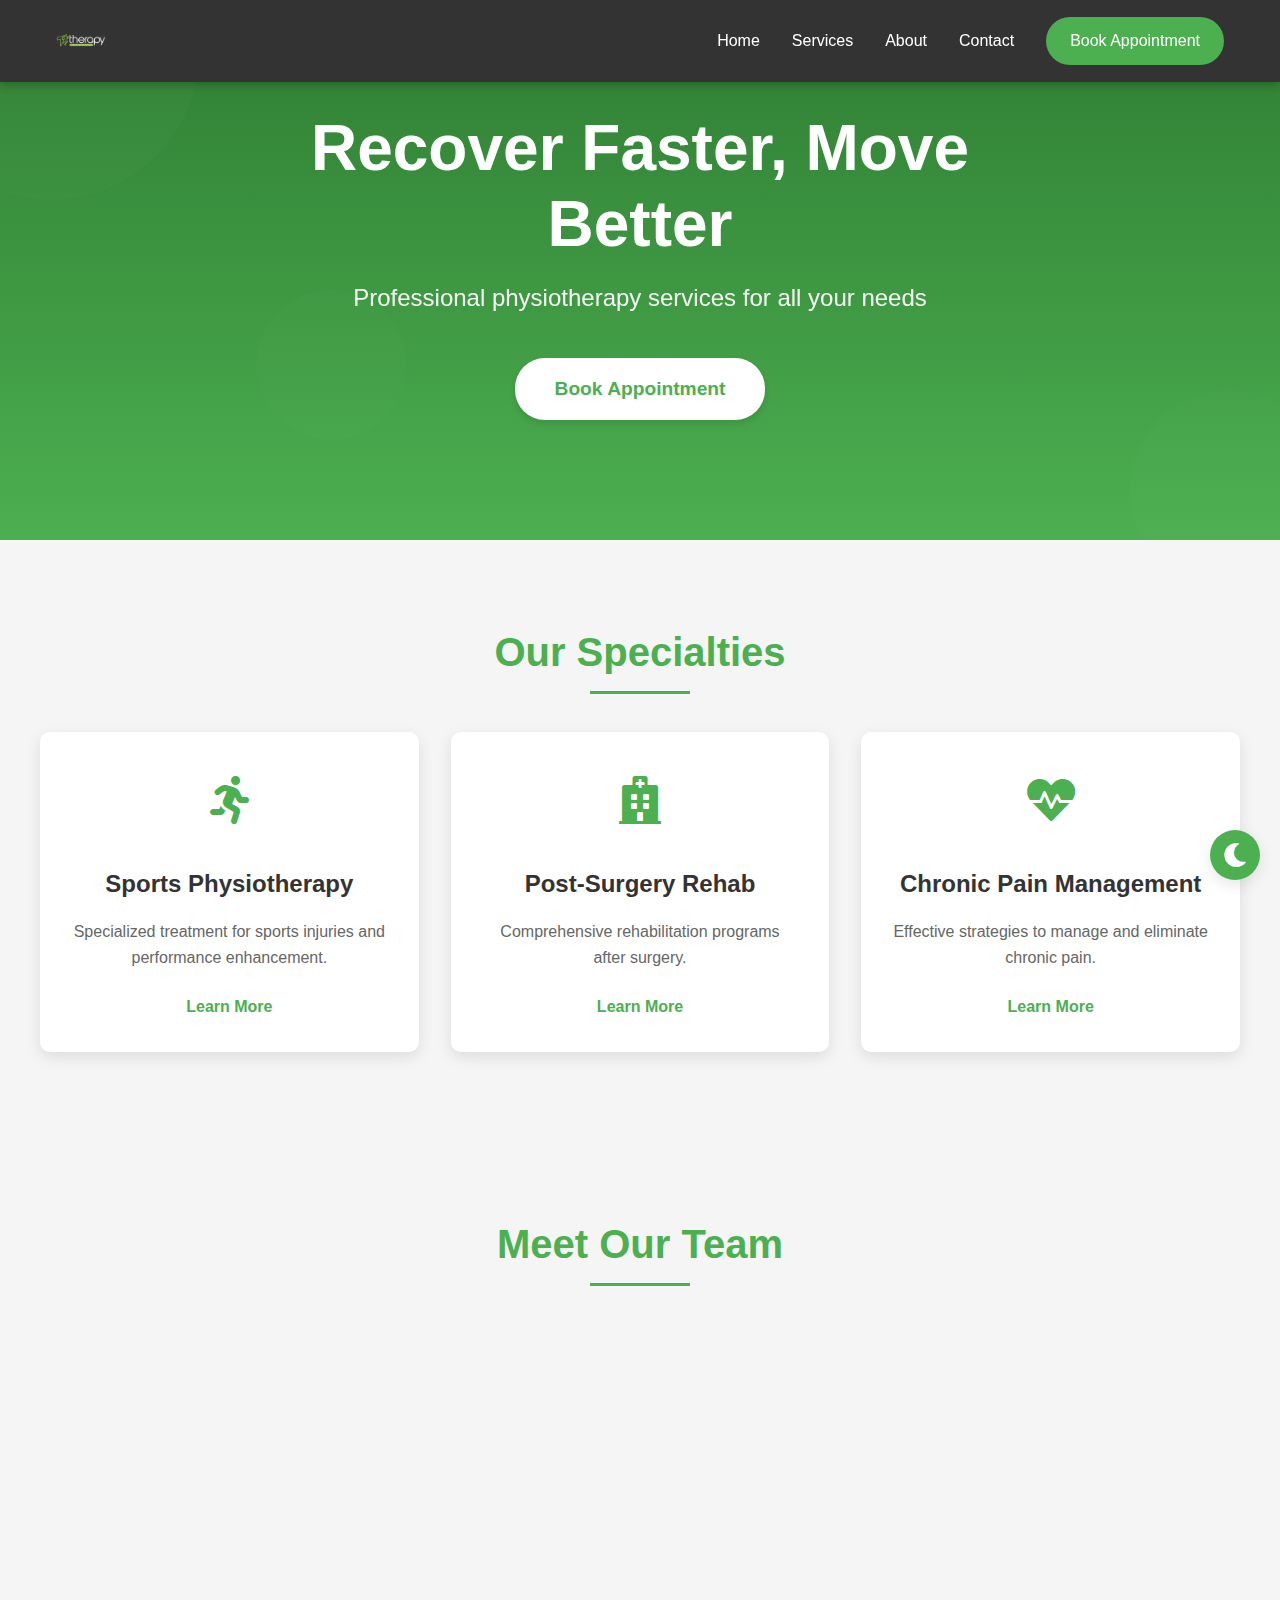
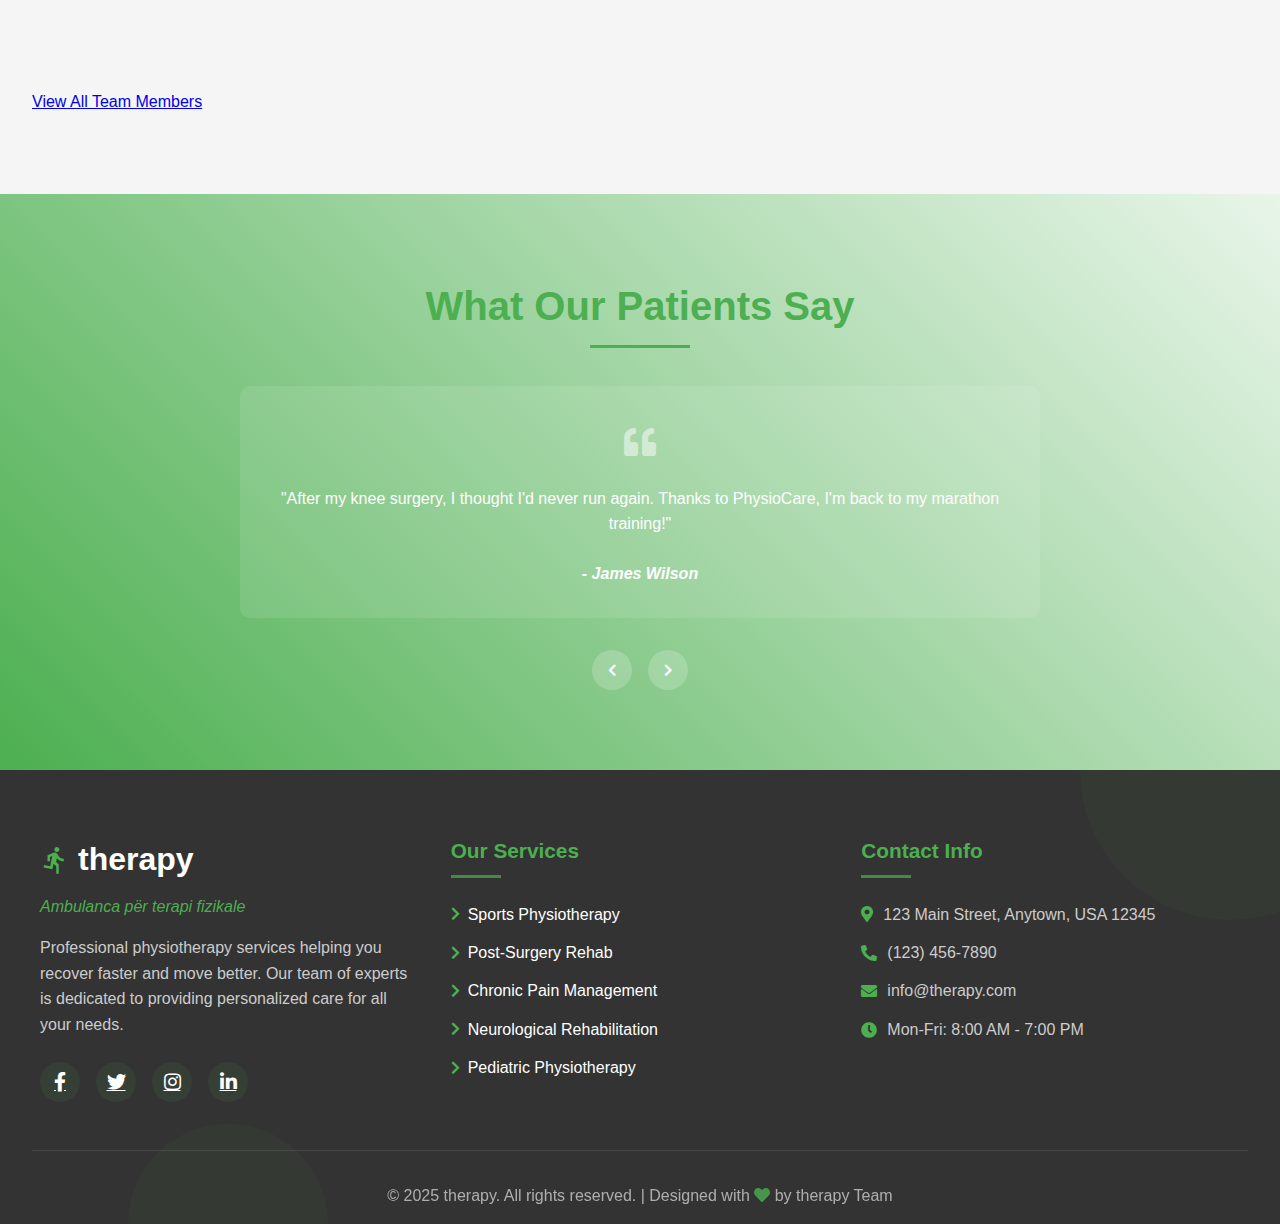
<file: index.html>
<!DOCTYPE html>
<html lang="en">
<head>
    <meta charset="UTF-8">
    <meta name="viewport" content="width=device-width, initial-scale=1.0">
    <title>PhysioCare - Home</title>
    <link rel="stylesheet" href="https://cdnjs.cloudflare.com/ajax/libs/font-awesome/5.15.4/css/all.min.css">
    <link rel="stylesheet" href="styles.css">
</head>
<body>
    <header class="header">
    <nav class="nav">
        <div class="logo">
            <img src="d830295dd625e13dc5997190fc42fae7-removebg-preview (1).png" alt="therapy logo" class="logo-image">
        </div>
        <div class="nav-links">
            <a href="index.html" class="nav-item">Home</a>
            <a href="services.html" class="nav-item">Services</a>
            <a href="about.html" class="nav-item">About</a>
            <a href="contact.html" class="nav-item">Contact</a>
            <a href="appointment.html" class="appointment-button">Book Appointment</a>
        </div>
        <div class="menu-toggle">
            <i class="fas fa-bars"></i>
        </div>
    </nav>
</header>



<section class="hero" id="home">
    <div class="hero-content">
        <h1>Recover Faster, Move Better</h1>
        <p>Professional physiotherapy services for all your needs</p>
        <div class="cta-container">
            <a href="appointment.html" class="cta-button">Book Appointment</a>
        </div>
    </div>
    <div class="hero-shapes">
        <div class="shape shape-1"></div>
        <div class="shape shape-2"></div>
        <div class="shape shape-3"></div>
    </div>
</section>


    <section class="featured-services">
        <h2 class="section-title">Our Specialties</h2>
        <div class="wave-divider">

        </div>
        <div class="services-grid">
            <div class="service-card fade-in">
                <div class="service-icon">
                    <i class="fas fa-running"></i>
                </div>
                <h3>Sports Physiotherapy</h3>
                <p>Specialized treatment for sports injuries and performance enhancement.</p>
                <a href="services.html" class="service-link">Learn More</a>
            </div>
            <div class="service-card fade-in">
                <div class="service-icon">
                    <i class="fas fa-hospital"></i>
                </div>
                <h3>Post-Surgery Rehab</h3>
                <p>Comprehensive rehabilitation programs after surgery.</p>
                <a href="services.html" class="service-link">Learn More</a>
            </div>
            <div class="service-card fade-in">
                <div class="service-icon">
                    <i class="fas fa-heartbeat"></i>
                </div>
                <h3>Chronic Pain Management</h3>
                <p>Effective strategies to manage and eliminate chronic pain.</p>
                <a href="services.html" class="service-link">Learn More</a>
            </div>
        </div>
    </section>

    <section class="team-preview">
        <h2 class="section-title">Meet Our Team</h2>
        <div class="team-grid">
            <div class="team-member slide-in-left">
                <div class="member-photo"></div>
                <h3>Dr. Sarah Johnson</h3>
                <p>Head Physiotherapist</p>
            </div>
            <div class="team-member slide-in-bottom">
                <div class="member-photo"></div>
                <h3>Dr. Michael Chen</h3>
                <p>Sports Specialist</p>
            </div>
            <div class="team-member slide-in-right">
                <div class="member-photo"></div>
                <h3>Dr. Emily Rodriguez</h3>
                <p>Rehabilitation Expert</p>
            </div>
        </div>
        <a href="about.html" class="view-all-button">View All Team Members</a>
    </section>

    <section class="testimonials">
        <h2 class="section-title">What Our Patients Say</h2>
        <div class="testimonial-slider">
            <div class="testimonial-card active">
                <div class="quote-icon"><i class="fas fa-quote-left"></i></div>
                <p>"After my knee surgery, I thought I'd never run again. Thanks to PhysioCare, I'm back to my marathon training!"</p>
                <div class="testimonial-author">- James Wilson</div>
            </div>
            <div class="testimonial-card">
                <div class="quote-icon"><i class="fas fa-quote-left"></i></div>
                <p>"The chronic back pain I suffered for years is finally manageable. The team here is amazing!"</p>
                <div class="testimonial-author">- Lisa Thompson</div>
            </div>
            <div class="testimonial-card">
                <div class="quote-icon"><i class="fas fa-quote-left"></i></div>
                <p>"Professional, caring, and effective. I recommend PhysioCare to all my athletic friends."</p>
                <div class="testimonial-author">- Robert Davis</div>
            </div>
            <div class="slider-controls">
                <button class="prev-btn"><i class="fas fa-chevron-left"></i></button>
                <button class="next-btn"><i class="fas fa-chevron-right"></i></button>
            </div>
        </div>
    </section>

    <footer class="footer">
    <div class="footer-shapes">
        <div class="footer-shape footer-shape-1"></div>
        <div class="footer-shape footer-shape-2"></div>
        <div class="footer-shape footer-shape-3"></div>
    </div>
    <div class="footer-content">
        <div class="footer-section">
            <div class="footer-logo">
                <div class="footer-logo-icon">
                    <div class="footer-running-figure"></div>
                </div>
                <span>therapy</span>
            </div>
            <p class="tagline">Ambulanca për terapi fizikale</p>
            <p class="footer-description">Professional physiotherapy services helping you recover faster and move better. Our team of experts is dedicated to providing personalized care for all your needs.</p>
            <div class="social-links">
                <a href="#"><i class="fab fa-facebook-f"></i></a>
                <a href="#"><i class="fab fa-twitter"></i></a>
                <a href="#"><i class="fab fa-instagram"></i></a>
                <a href="#"><i class="fab fa-linkedin-in"></i></a>
            </div>
        </div>
        
        
        
        <div class="footer-section">
            <h3>Our Services</h3>
            <div class="footer-links">
                <a href="services.html"><i class="fas fa-chevron-right"></i> Sports Physiotherapy</a>
                <a href="services.html"><i class="fas fa-chevron-right"></i> Post-Surgery Rehab</a>
                <a href="services.html"><i class="fas fa-chevron-right"></i> Chronic Pain Management</a>
                <a href="services.html"><i class="fas fa-chevron-right"></i> Neurological Rehabilitation</a>
                <a href="services.html"><i class="fas fa-chevron-right"></i> Pediatric Physiotherapy</a>
            </div>
        </div>
        
        <div class="footer-section">
            <h3>Contact Info</h3>
            <div class="footer-contact">
                <p><i class="fas fa-map-marker-alt"></i> 123 Main Street, Anytown, USA 12345</p>
                <p><i class="fas fa-phone-alt"></i> (123) 456-7890</p>
                <p><i class="fas fa-envelope"></i> info@therapy.com</p>
                <p><i class="fas fa-clock"></i> Mon-Fri: 8:00 AM - 7:00 PM</p>
            </div>
        </div>
    </div>
    <div class="footer-bottom">
        <p>© 2025 therapy. All rights reserved. | Designed with <i class="fas fa-heart" style="color: #4CAF50;"></i> by therapy Team</p>
    </div>
</footer>



    <script src="script.js"></script>
</body>
</html>
</file>
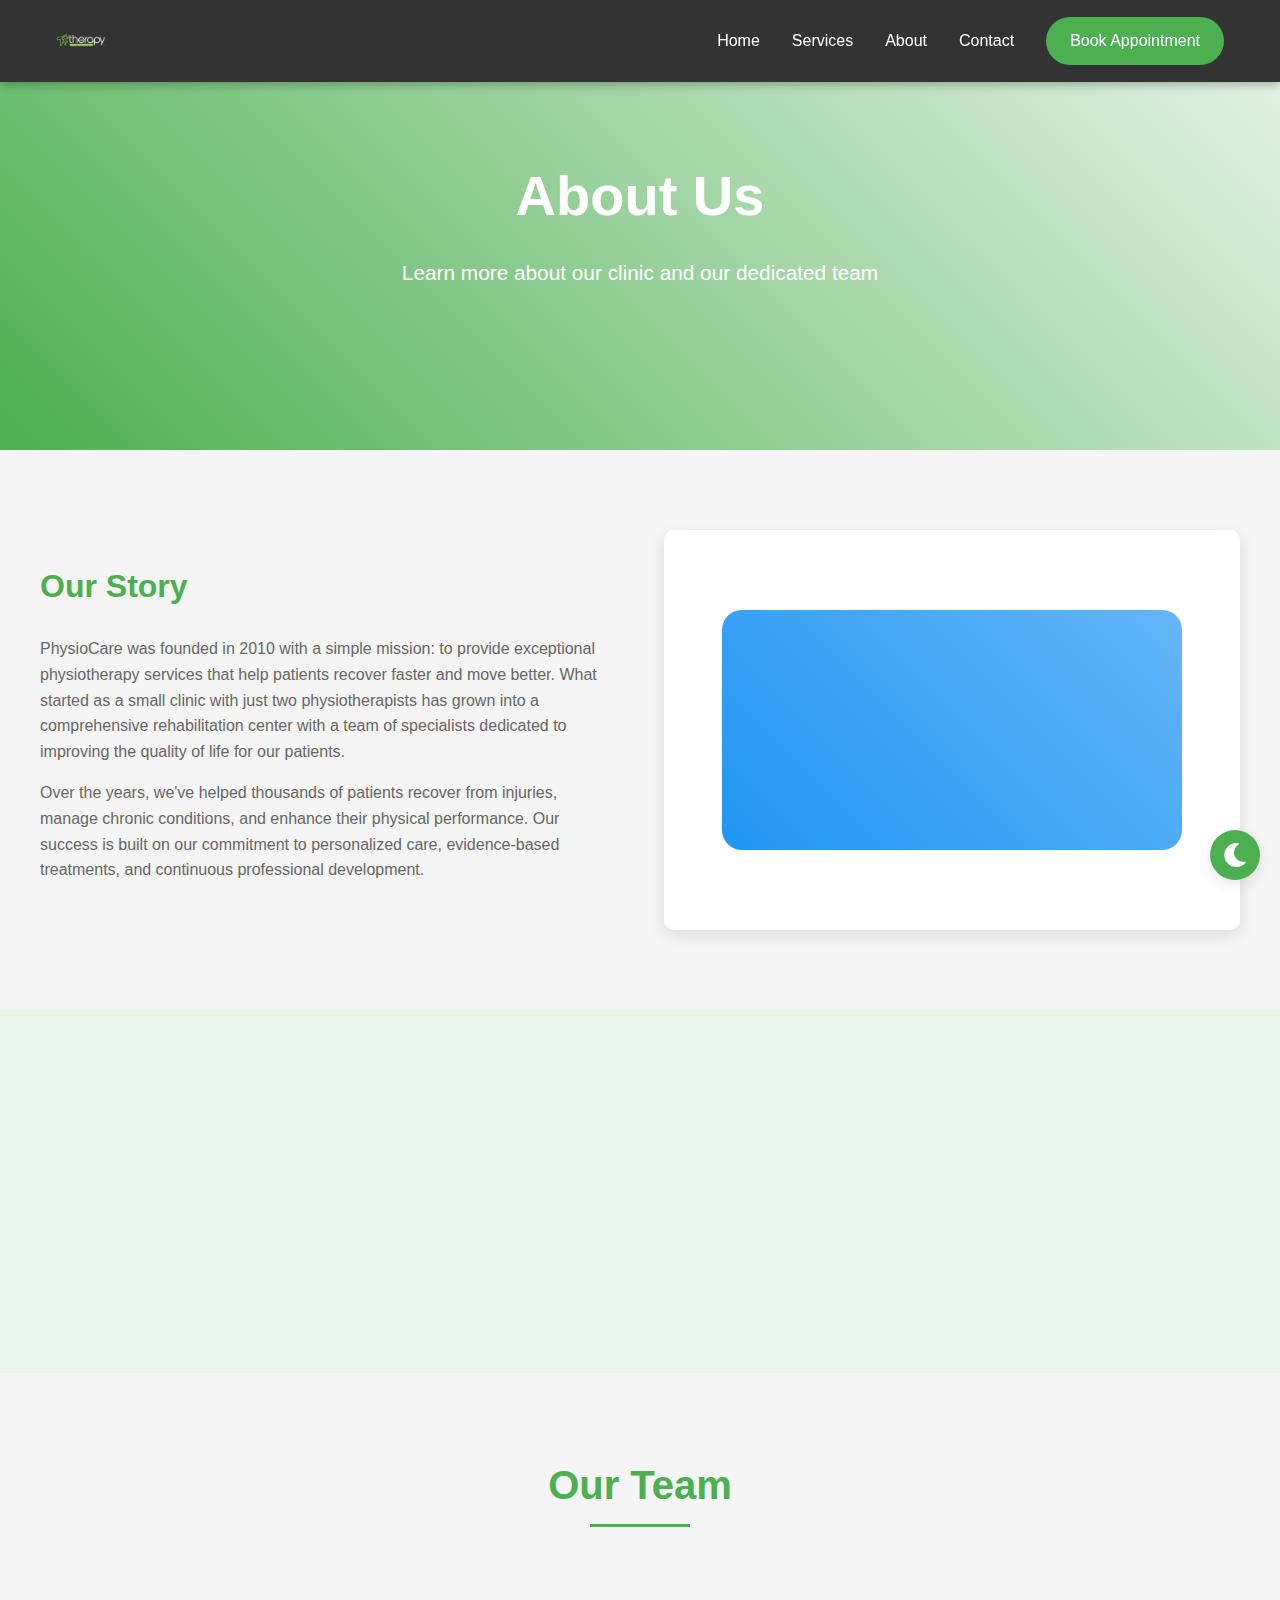
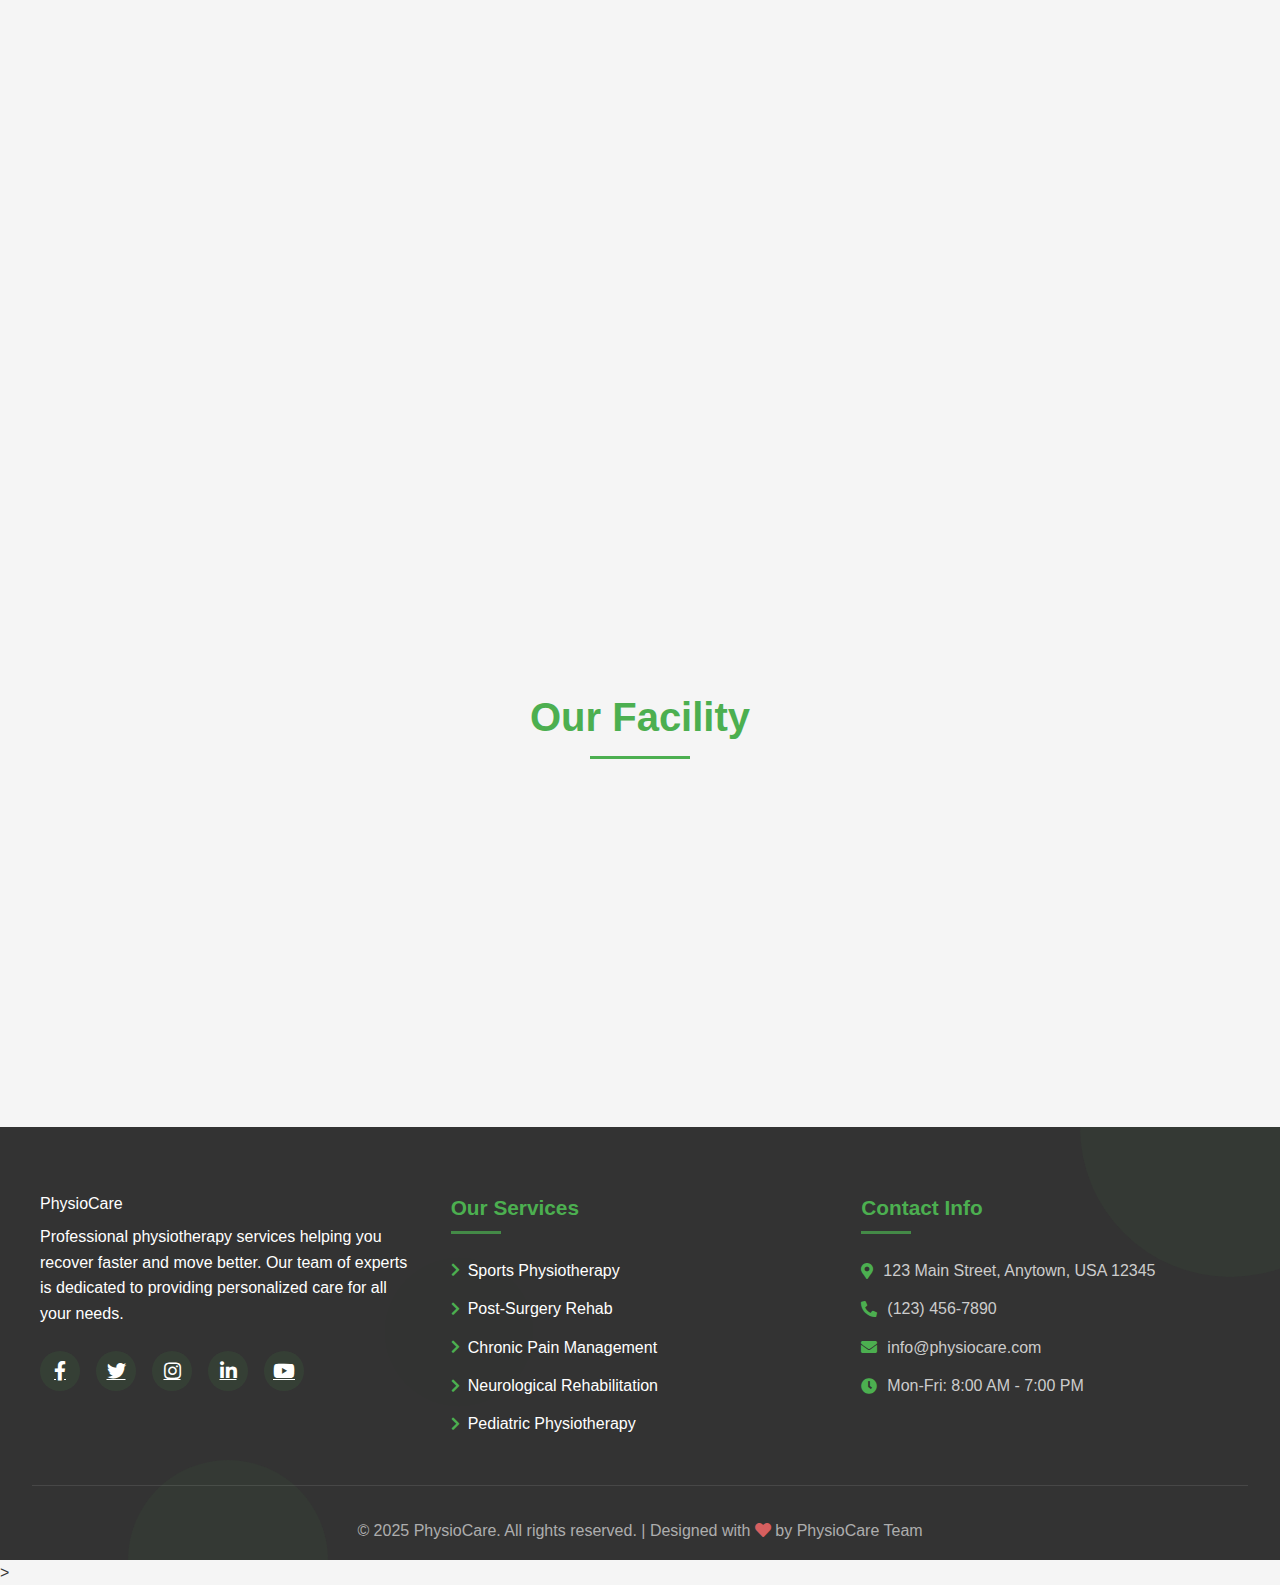
<file: about.html>
<!DOCTYPE html>
<html lang="en">
<head>
    <meta charset="UTF-8">
    <meta name="viewport" content="width=device-width, initial-scale=1.0">
    <title>PhysioCare - About</title>
    <link rel="stylesheet" href="https://cdnjs.cloudflare.com/ajax/libs/font-awesome/5.15.4/css/all.min.css">
    <link rel="stylesheet" href="styles.css">
</head>
<body>
    <header class="header">
    <nav class="nav">
        <div class="logo">
            <img src="d830295dd625e13dc5997190fc42fae7-removebg-preview (1).png" alt="therapy logo" class="logo-image">
        </div>
        <div class="nav-links">
            <a href="index.html" class="nav-item">Home</a>
            <a href="services.html" class="nav-item">Services</a>
            <a href="about.html" class="nav-item">About</a>
            <a href="contact.html" class="nav-item">Contact</a>
            <a href="appointment.html" class="appointment-button">Book Appointment</a>
        </div>
        <div class="menu-toggle">
            <i class="fas fa-bars"></i>
        </div>
    </nav>
</header>





    <section class="page-banner">
        <div class="banner-content">
            <h1>About Us</h1>
            <p>Learn more about our clinic and our dedicated team</p>
        </div>
    </section>

    <section class="about-section">
        <div class="about-container">
            <div class="about-content fade-in">
                <h2>Our Story</h2>
                <p>PhysioCare was founded in 2010 with a simple mission: to provide exceptional physiotherapy services that help patients recover faster and move better. What started as a small clinic with just two physiotherapists has grown into a comprehensive rehabilitation center with a team of specialists dedicated to improving the quality of life for our patients.</p>
                <p>Over the years, we've helped thousands of patients recover from injuries, manage chronic conditions, and enhance their physical performance. Our success is built on our commitment to personalized care, evidence-based treatments, and continuous professional development.</p>
            </div>
            <div class="about-image-container fade-in">
                <div class="about-image clinic-image"></div>
            </div>
        </div>
    </section>

    <section class="mission-vision">
        <div class="mission-container">
            <div class="mission-card slide-in-left">
                <h2>Our Mission</h2>
                <p>To provide exceptional physiotherapy services that help our patients recover faster and move better through personalized care and evidence-based treatments.</p>
            </div>
            <div class="vision-card slide-in-right">
                <h2>Our Vision</h2>
                <p>To be the leading physiotherapy clinic known for excellence in patient care, innovative treatment approaches, and outstanding outcomes.</p>
            </div>
        </div>
    </section>

    <section class="team-section">
        <h2 class="section-title">Our Team</h2>
        <div class="team-grid">
            <div class="team-member fade-in">
                <div class="member-photo"></div>
                <h3>Dr. Sarah Johnson</h3>
                <p class="member-title">Head Physiotherapist</p>
                <p class="member-bio">With over 15 years of experience, Dr. Johnson specializes in sports injuries and post-operative rehabilitation.</p>
                <div class="member-social">
                    <a href="#"><i class="fab fa-linkedin"></i></a>
                    <a href="#"><i class="fab fa-twitter"></i></a>
                </div>
            </div>
            <div class="team-member fade-in">
                <div class="member-photo"></div>
                <h3>Dr. Michael Chen</h3>
                <p class="member-title">Sports Specialist</p>
                <p class="member-bio">Dr. Chen has worked with professional athletes and specializes in performance enhancement and injury prevention.</p>
                <div class="member-social">
                    <a href="#"><i class="fab fa-linkedin"></i></a>
                    <a href="#"><i class="fab fa-twitter"></i></a>
                </div>
            </div>
            <div class="team-member fade-in">
                <div class="member-photo"></div>
                <h3>Dr. Emily Rodriguez</h3>
                <p class="member-title">Rehabilitation Expert</p>
                <p class="member-bio">Dr. Rodriguez specializes in neurological rehabilitation and chronic pain management.</p>
                <div class="member-social">
                    <a href="#"><i class="fab fa-linkedin"></i></a>
                    <a href="#"><i class="fab fa-twitter"></i></a>
                </div>
            </div>
            <div class="team-member fade-in">
                <div class="member-photo"></div>
                <h3>Dr. David Kim</h3>
                <p class="member-title">Manual Therapy Specialist</p>
                <p class="member-bio">Dr. Kim is certified in various manual therapy techniques and specializes in spine-related conditions.</p>
                <div class="member-social">
                    <a href="#"><i class="fab fa-linkedin"></i></a>
                    <a href="#"><i class="fab fa-twitter"></i></a>
                </div>
            </div>
        </div>
    </section>

    <section class="facility-section">
        <h2 class="section-title">Our Facility</h2>
        <div class="facility-grid">
            <div class="facility-image abstract-facility-1 zoom-in"></div>
            <div class="facility-image abstract-facility-2 zoom-in"></div>
            <div class="facility-image abstract-facility-3 zoom-in"></div>
            <div class="facility-image abstract-facility-4 zoom-in"></div>
        </div>
    </section>

    <footer class="footer">
    <div class="footer-shapes">
        <div class="footer-shape footer-shape-1"></div>
        <div class="footer-shape footer-shape-2"></div>
        <div class="footer-shape footer-shape-3"></div>
    </div>
    <div class="footer-content">
        <div class="footer-section">
            <div class="footer-logo">PhysioCare</div>
            <p>Professional physiotherapy services helping you recover faster and move better. Our team of experts is dedicated to providing personalized care for all your needs.</p>
            <div class="social-links">
                <a href="#"><i class="fab fa-facebook-f"></i></a>
                <a href="#"><i class="fab fa-twitter"></i></a>
                <a href="#"><i class="fab fa-instagram"></i></a>
                <a href="#"><i class="fab fa-linkedin-in"></i></a>
                <a href="#"><i class="fab fa-youtube"></i></a>
            </div>
        </div>
        
        
        
        <div class="footer-section">
            <h3>Our Services</h3>
            <div class="footer-links">
                <a href="services.html"><i class="fas fa-chevron-right"></i> Sports Physiotherapy</a>
                <a href="services.html"><i class="fas fa-chevron-right"></i> Post-Surgery Rehab</a>
                <a href="services.html"><i class="fas fa-chevron-right"></i> Chronic Pain Management</a>
                <a href="services.html"><i class="fas fa-chevron-right"></i> Neurological Rehabilitation</a>
                <a href="services.html"><i class="fas fa-chevron-right"></i> Pediatric Physiotherapy</a>
            </div>
        </div>
        
        <div class="footer-section">
            <h3>Contact Info</h3>
            <div class="footer-contact">
                <p><i class="fas fa-map-marker-alt"></i> 123 Main Street, Anytown, USA 12345</p>
                <p><i class="fas fa-phone-alt"></i> (123) 456-7890</p>
                <p><i class="fas fa-envelope"></i> info@physiocare.com</p>
                <p><i class="fas fa-clock"></i> Mon-Fri: 8:00 AM - 7:00 PM</p>
            </div>
           
        </div>
    </div>
    <div class="footer-bottom">
        <p>© 2025 PhysioCare. All rights reserved. | Designed with <i class="fas fa-heart" style="color: #ff6b6b;"></i> by PhysioCare Team</p>
    </div>
</footer>
>

    <script src="script.js"></script>
</body>
</html>
</file>
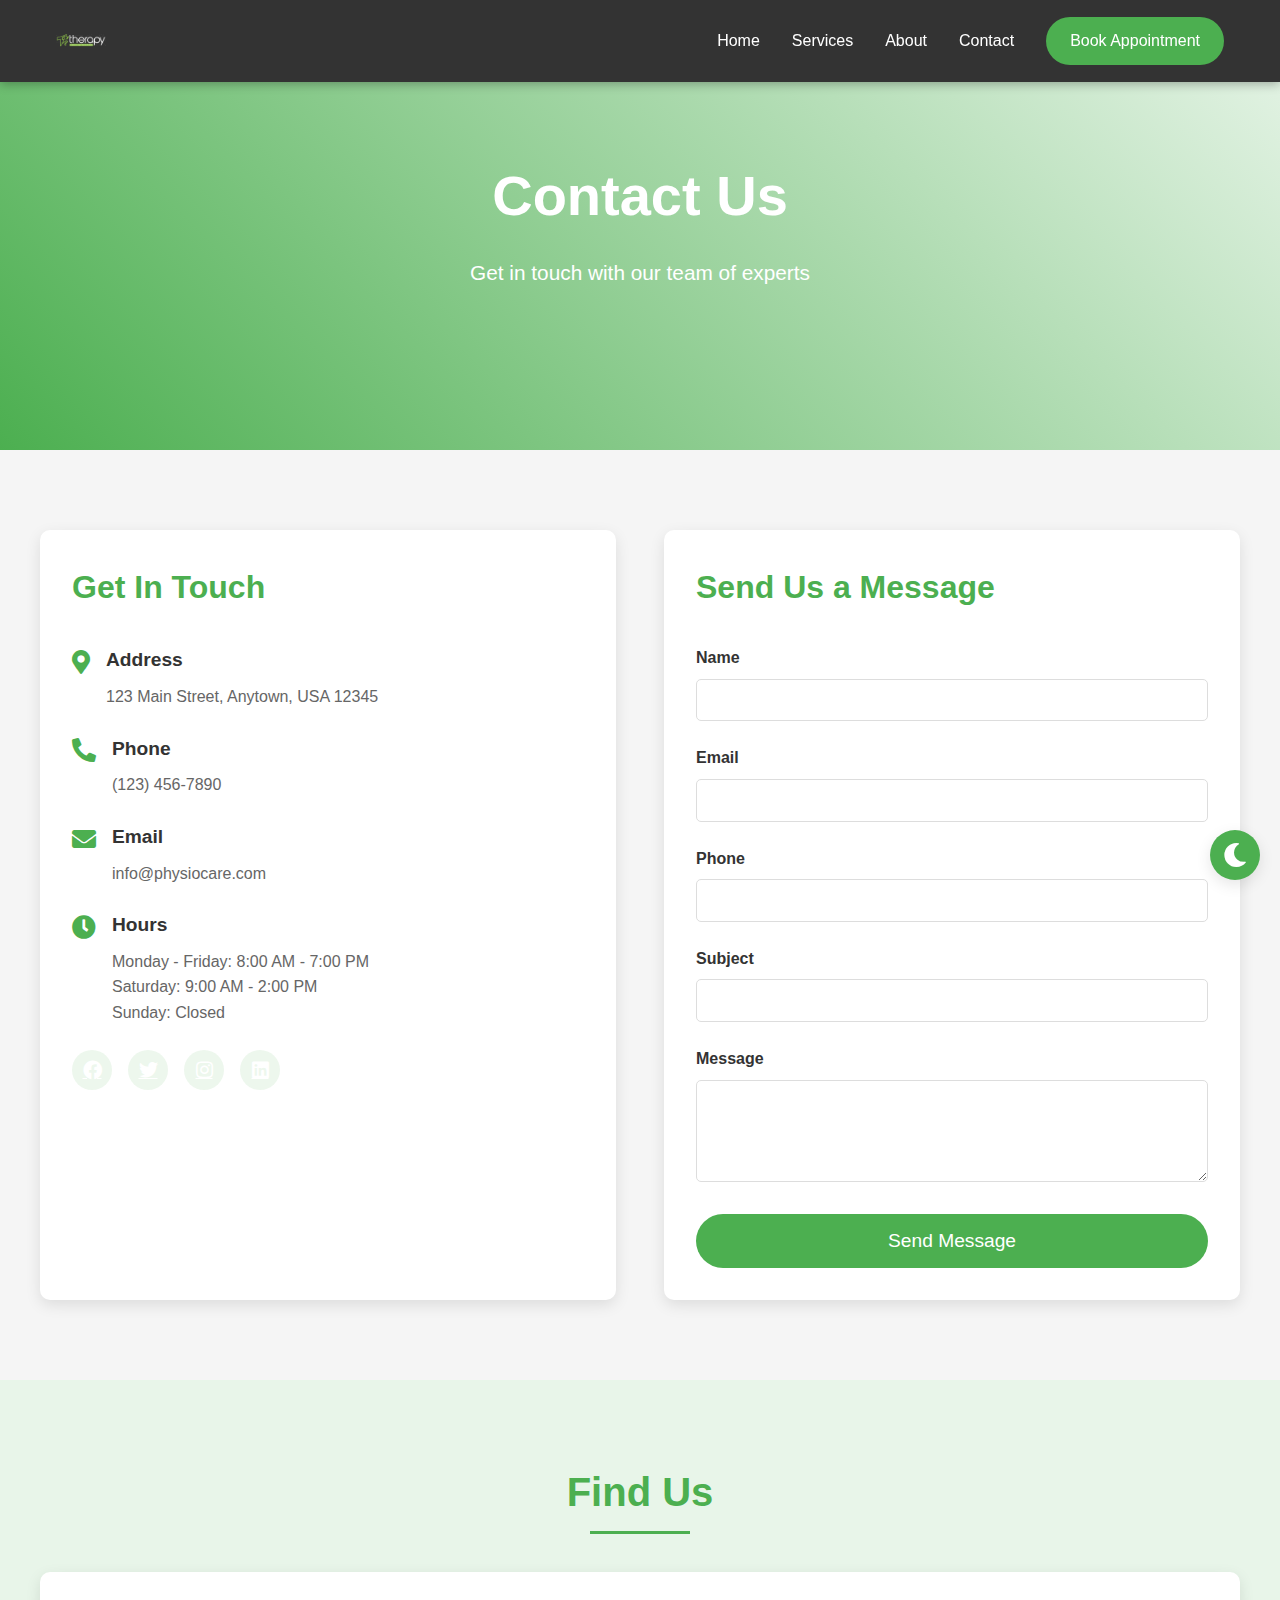
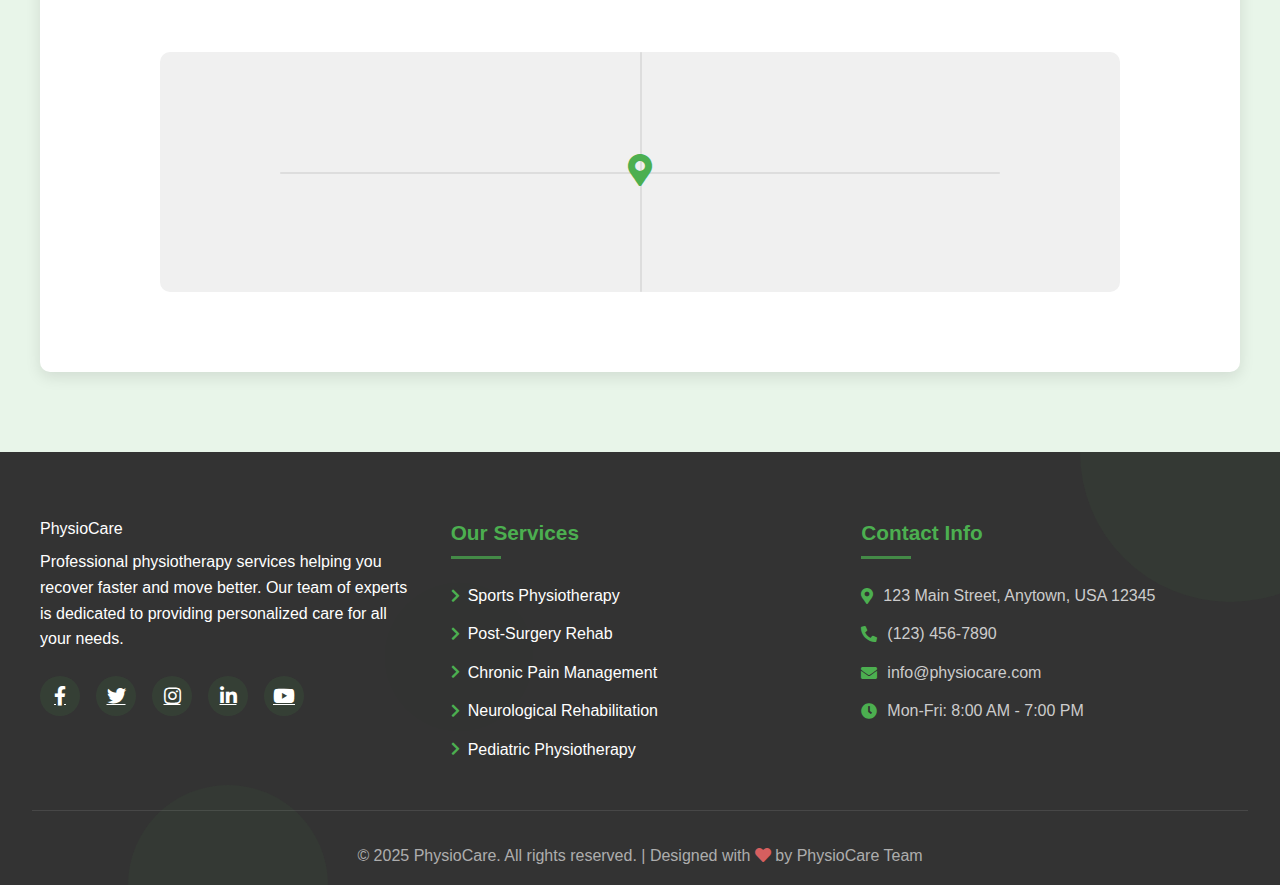
<file: contact.html>
<!DOCTYPE html>
<html lang="en">
<head>
    <meta charset="UTF-8">
    <meta name="viewport" content="width=device-width, initial-scale=1.0">
    <title>PhysioCare - Contact</title>
    <link rel="stylesheet" href="https://cdnjs.cloudflare.com/ajax/libs/font-awesome/5.15.4/css/all.min.css">
    <link rel="stylesheet" href="styles.css">
</head>
<body>
    
    <header class="header">
    <nav class="nav">
        <div class="logo">
            <img src="d830295dd625e13dc5997190fc42fae7-removebg-preview (1).png" alt="therapy logo" class="logo-image">
        </div>
        <div class="nav-links">
            <a href="index.html" class="nav-item">Home</a>
            <a href="services.html" class="nav-item">Services</a>
            <a href="about.html" class="nav-item">About</a>
            <a href="contact.html" class="nav-item">Contact</a>
            <a href="appointment.html" class="appointment-button">Book Appointment</a>
        </div>
        <div class="menu-toggle">
            <i class="fas fa-bars"></i>
        </div>
    </nav>
</header>





    <section class="page-banner">
        <div class="banner-content">
            <h1>Contact Us</h1>
            <p>Get in touch with our team of experts</p>
        </div>
    </section>

    <section class="contact-section">
        <div class="contact-container">
            <div class="contact-info fade-in">
                <h2>Get In Touch</h2>
                <div class="info-item">
                    <i class="fas fa-map-marker-alt"></i>
                    <div>
                        <h3>Address</h3>
                        <p>123 Main Street, Anytown, USA 12345</p>
                    </div>
                </div>
                <div class="info-item">
                    <i class="fas fa-phone-alt"></i>
                    <div>
                        <h3>Phone</h3>
                        <p>(123) 456-7890</p>
                    </div>
                </div>
                <div class="info-item">
                    <i class="fas fa-envelope"></i>
                    <div>
                        <h3>Email</h3>
                        <p>info@physiocare.com</p>
                    </div>
                </div>
                <div class="info-item">
                    <i class="fas fa-clock"></i>
                    <div>
                        <h3>Hours</h3>
                        <p>Monday - Friday: 8:00 AM - 7:00 PM</p>
                        <p>Saturday: 9:00 AM - 2:00 PM</p>
                        <p>Sunday: Closed</p>
                    </div>
                </div>
                <div class="social-links">
                    <a href="#"><i class="fab fa-facebook"></i></a>
                    <a href="#"><i class="fab fa-twitter"></i></a>
                    <a href="#"><i class="fab fa-instagram"></i></a>
                    <a href="#"><i class="fab fa-linkedin"></i></a>
                </div>
            </div>
            <div class="contact-form-container slide-in-right">
                <h2>Send Us a Message</h2>
                <form class="contact-form">
                    <div class="form-group">
                        <label for="name">Name</label>
                        <input type="text" id="name" name="name" required>
                    </div>
                    <div class="form-group">
                        <label for="email">Email</label>
                        <input type="email" id="email" name="email" required>
                    </div>
                    <div class="form-group">
                        <label for="phone">Phone</label>
                        <input type="tel" id="phone" name="phone">
                    </div>
                    <div class="form-group">
                        <label for="subject">Subject</label>
                        <input type="text" id="subject" name="subject">
                    </div>
                    <div class="form-group">
                        <label for="message">Message</label>
                        <textarea id="message" name="message" rows="5" required></textarea>
                    </div>
                    <button type="submit" class="submit-btn pulse">Send Message</button>
                </form>
            </div>
        </div>
    </section>

    <section class="map-section">
        <h2 class="section-title">Find Us</h2>
        <div class="map-container">
            <!-- Placeholder for map -->
            <div class="map-placeholder">
                <div class="abstract-map">
                    <div class="map-shape shape-1"></div>
                    <div class="map-shape shape-2"></div>
                    <div class="map-shape shape-3"></div>
                    <div class="map-pin">
                        <i class="fas fa-map-marker-alt"></i>
                    </div>
                </div>
            </div>
        </div>
    </section>

   <footer class="footer">
    <div class="footer-shapes">
        <div class="footer-shape footer-shape-1"></div>
        <div class="footer-shape footer-shape-2"></div>
        <div class="footer-shape footer-shape-3"></div>
    </div>
    <div class="footer-content">
        <div class="footer-section">
            <div class="footer-logo">PhysioCare</div>
            <p>Professional physiotherapy services helping you recover faster and move better. Our team of experts is dedicated to providing personalized care for all your needs.</p>
            <div class="social-links">
                <a href="#"><i class="fab fa-facebook-f"></i></a>
                <a href="#"><i class="fab fa-twitter"></i></a>
                <a href="#"><i class="fab fa-instagram"></i></a>
                <a href="#"><i class="fab fa-linkedin-in"></i></a>
                <a href="#"><i class="fab fa-youtube"></i></a>
            </div>
        </div>
        

        
        <div class="footer-section">
            <h3>Our Services</h3>
            <div class="footer-links">
                <a href="services.html"><i class="fas fa-chevron-right"></i> Sports Physiotherapy</a>
                <a href="services.html"><i class="fas fa-chevron-right"></i> Post-Surgery Rehab</a>
                <a href="services.html"><i class="fas fa-chevron-right"></i> Chronic Pain Management</a>
                <a href="services.html"><i class="fas fa-chevron-right"></i> Neurological Rehabilitation</a>
                <a href="services.html"><i class="fas fa-chevron-right"></i> Pediatric Physiotherapy</a>
            </div>
        </div>
        
        <div class="footer-section">
            <h3>Contact Info</h3>
            <div class="footer-contact">
                <p><i class="fas fa-map-marker-alt"></i> 123 Main Street, Anytown, USA 12345</p>
                <p><i class="fas fa-phone-alt"></i> (123) 456-7890</p>
                <p><i class="fas fa-envelope"></i> info@physiocare.com</p>
                <p><i class="fas fa-clock"></i> Mon-Fri: 8:00 AM - 7:00 PM</p>
            </div>
            
        </div>
    </div>
    <div class="footer-bottom">
        <p>© 2025 PhysioCare. All rights reserved. | Designed with <i class="fas fa-heart" style="color: #ff6b6b;"></i> by PhysioCare Team</p>
    </div>
</footer>


    <script src="script.js"></script>
</body>
</html>
</file>
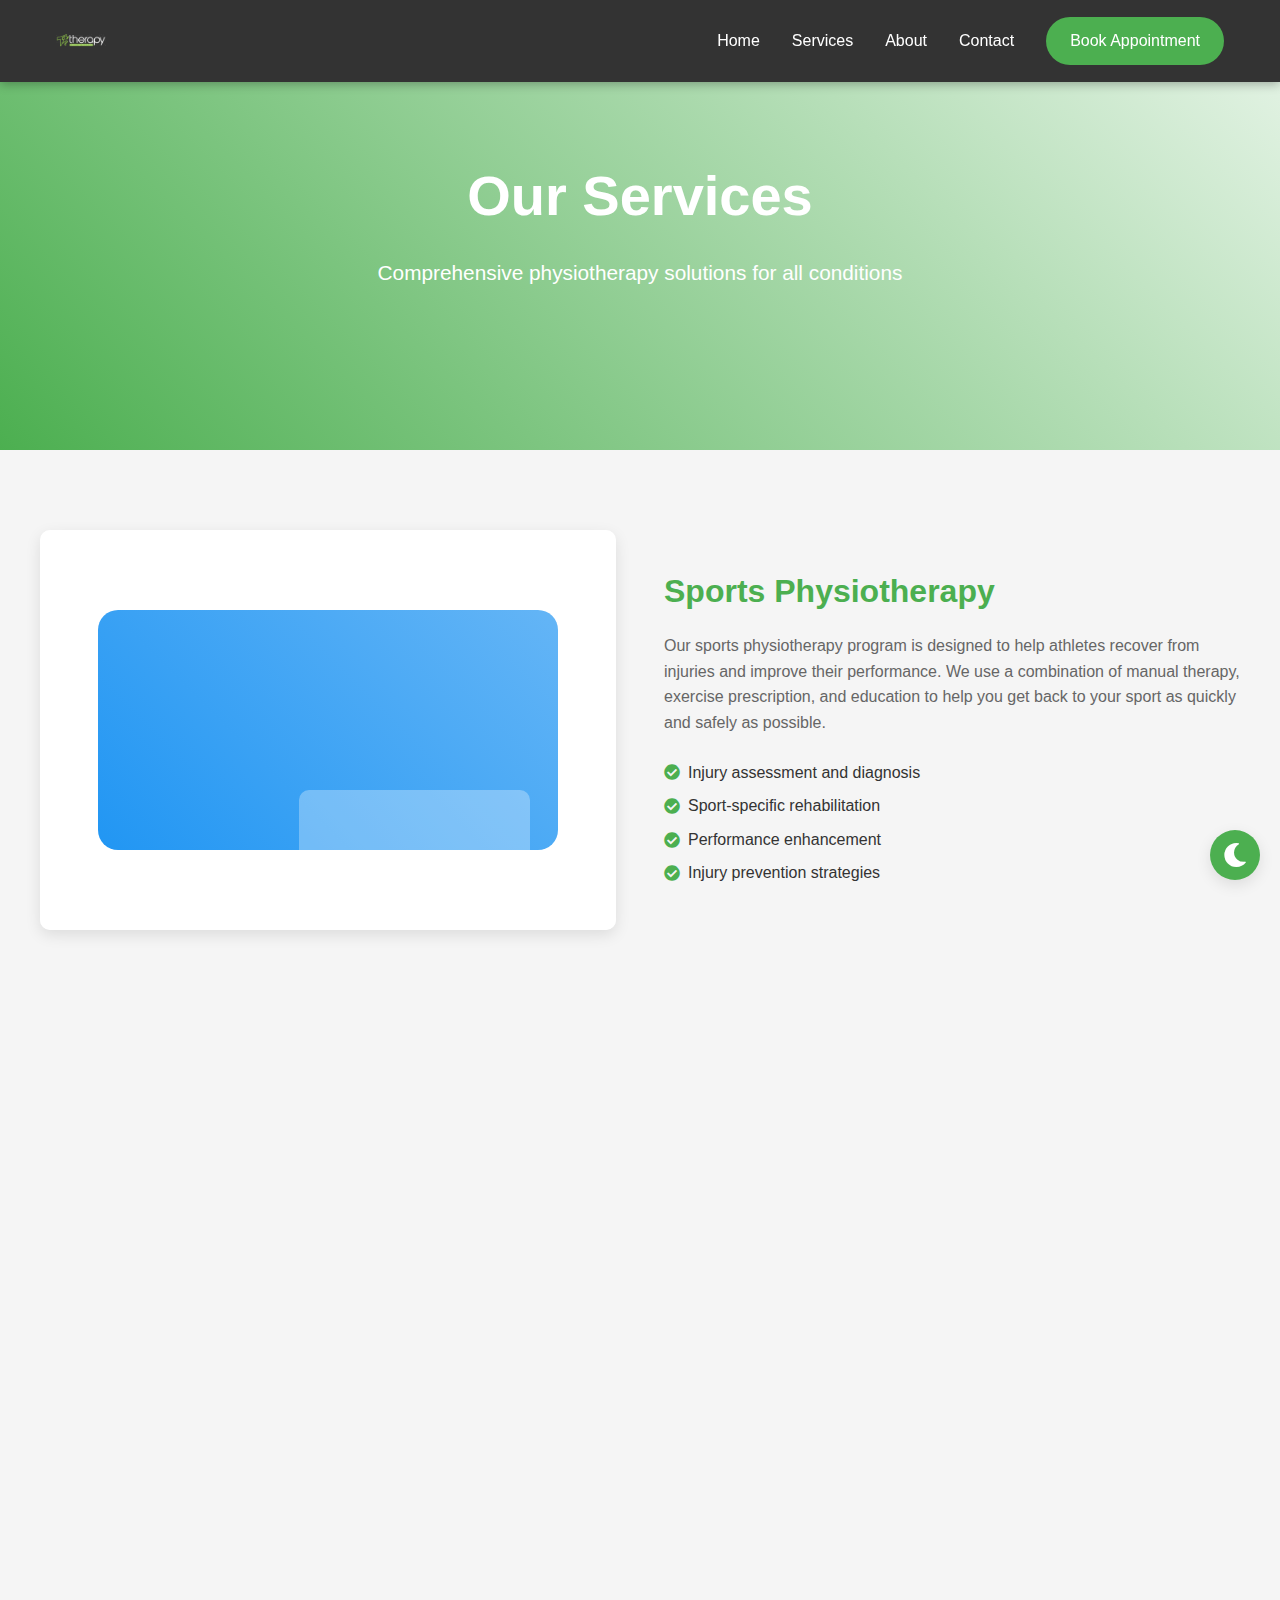
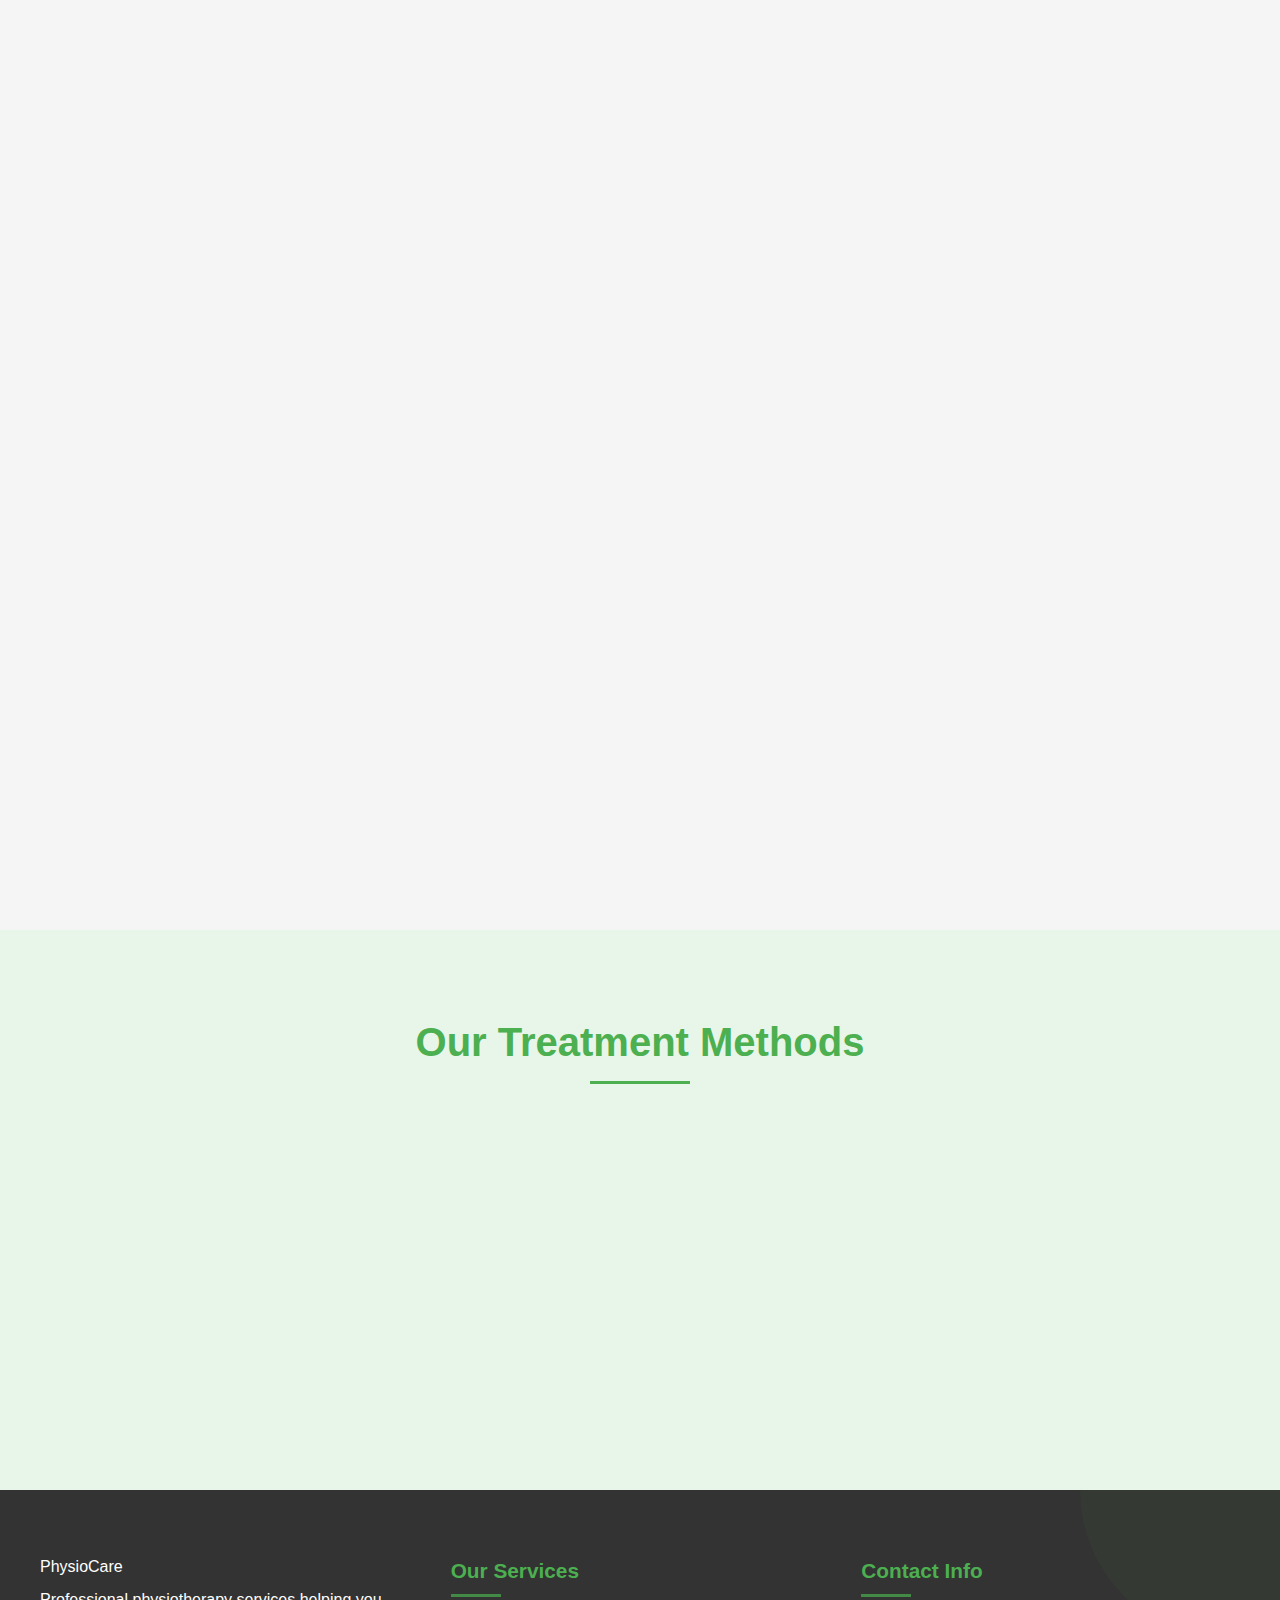
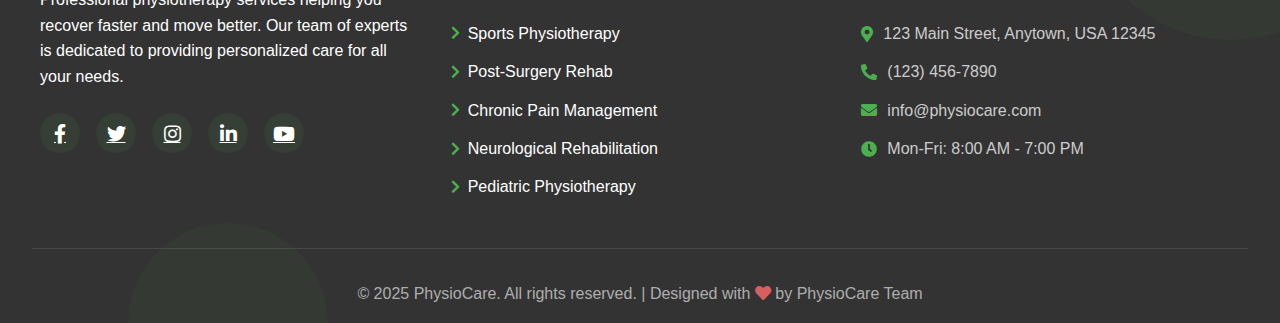
<file: services.html>
<!DOCTYPE html>
<html lang="en">
<head>
    <meta charset="UTF-8">
    <meta name="viewport" content="width=device-width, initial-scale=1.0">
    <title>PhysioCare - Services</title>
    <link rel="stylesheet" href="https://cdnjs.cloudflare.com/ajax/libs/font-awesome/5.15.4/css/all.min.css">
    <link rel="stylesheet" href="styles.css">
</head>
<body>
    <header class="header">
    <nav class="nav">
        <div class="logo">
            <img src="d830295dd625e13dc5997190fc42fae7-removebg-preview (1).png" alt="therapy logo" class="logo-image">
        </div>
        <div class="nav-links">
            <a href="index.html" class="nav-item">Home</a>
            <a href="services.html" class="nav-item">Services</a>
            <a href="about.html" class="nav-item">About</a>
            <a href="contact.html" class="nav-item">Contact</a>
            <a href="appointment.html" class="appointment-button">Book Appointment</a>
        </div>
        <div class="menu-toggle">
            <i class="fas fa-bars"></i>
        </div>
    </nav>
</header>




    <section class="page-banner">
        <div class="banner-content">
            <h1>Our Services</h1>
            <p>Comprehensive physiotherapy solutions for all conditions</p>
        </div>
    </section>

    <section class="services-section">
        <div class="services-container">
            <div class="service-item fade-in">
                <div class="service-image-container">
                    <div class="service-image abstract-image-1"></div>
                </div>
                <div class="service-details">
                    <h2>Sports Physiotherapy</h2>
                    <p>Our sports physiotherapy program is designed to help athletes recover from injuries and improve their performance. We use a combination of manual therapy, exercise prescription, and education to help you get back to your sport as quickly and safely as possible.</p>
                    <ul class="service-features">
                        <li><i class="fas fa-check-circle"></i> Injury assessment and diagnosis</li>
                        <li><i class="fas fa-check-circle"></i> Sport-specific rehabilitation</li>
                        <li><i class="fas fa-check-circle"></i> Performance enhancement</li>
                        <li><i class="fas fa-check-circle"></i> Injury prevention strategies</li>
                    </ul>
                </div>
            </div>

            <div class="service-item fade-in reverse">
                <div class="service-details">
                    <h2>Post-Surgery Rehabilitation</h2>
                    <p>After surgery, proper rehabilitation is crucial for optimal recovery. Our post-surgery rehabilitation programs are tailored to your specific needs and the type of surgery you've undergone. We work closely with your surgeon to ensure you're following the appropriate protocol.</p>
                    <ul class="service-features">
                        <li><i class="fas fa-check-circle"></i> Personalized recovery plans</li>
                        <li><i class="fas fa-check-circle"></i> Pain management techniques</li>
                        <li><i class="fas fa-check-circle"></i> Mobility and strength restoration</li>
                        <li><i class="fas fa-check-circle"></i> Return to daily activities guidance</li>
                    </ul>
                </div>
                <div class="service-image-container">
                    <div class="service-image abstract-image-2"></div>
                </div>
            </div>

            <div class="service-item fade-in">
                <div class="service-image-container">
                    <div class="service-image abstract-image-3"></div>
                </div>
                <div class="service-details">
                    <h2>Chronic Pain Management</h2>
                    <p>Living with chronic pain can be debilitating. Our chronic pain management program focuses on reducing pain, improving function, and enhancing quality of life. We use a multidisciplinary approach that addresses both the physical and psychological aspects of chronic pain.</p>
                    <ul class="service-features">
                        <li><i class="fas fa-check-circle"></i> Comprehensive pain assessment</li>
                        <li><i class="fas fa-check-circle"></i> Manual therapy techniques</li>
                        <li><i class="fas fa-check-circle"></i> Therapeutic exercises</li>
                        <li><i class="fas fa-check-circle"></i> Education and self-management strategies</li>
                    </ul>
                </div>
            </div>

            <div class="service-item fade-in reverse">
                <div class="service-details">
                    <h2>Neurological Rehabilitation</h2>
                    <p>Our neurological rehabilitation program is designed for individuals with conditions affecting the nervous system, such as stroke, multiple sclerosis, or Parkinson's disease. We focus on improving mobility, balance, and independence in daily activities.</p>
                    <ul class="service-features">
                        <li><i class="fas fa-check-circle"></i> Functional movement training</li>
                        <li><i class="fas fa-check-circle"></i> Balance and coordination exercises</li>
                        <li><i class="fas fa-check-circle"></i> Gait training</li>
                        <li><i class="fas fa-check-circle"></i> Adaptive equipment recommendations</li>
                    </ul>
                </div>
                <div class="service-image-container">
                    <div class="service-image abstract-image-4"></div>
                </div>
            </div>
        </div>
    </section>

    <section class="treatment-methods">
        <h2 class="section-title">Our Treatment Methods</h2>
        <div class="methods-grid">
            <div class="method-card zoom-in">
                <div class="method-icon">
                    <i class="fas fa-hands"></i>
                </div>
                <h3>Manual Therapy</h3>
                <p>Hands-on techniques to manipulate joints and soft tissues.</p>
            </div>
            <div class="method-card zoom-in">
                <div class="method-icon">
                    <i class="fas fa-dumbbell"></i>
                </div>
                <h3>Therapeutic Exercise</h3>
                <p>Customized exercise programs to improve strength and mobility.</p>
            </div>
            <div class="method-card zoom-in">
                <div class="method-icon">
                    <i class="fas fa-bolt"></i>
                </div>
                <h3>Electrotherapy</h3>
                <p>Using electrical stimulation to reduce pain and promote healing.</p>
            </div>
            <div class="method-card zoom-in">
                <div class="method-icon">
                    <i class="fas fa-water"></i>
                </div>
                <h3>Hydrotherapy</h3>
                <p>Water-based exercises for rehabilitation and pain management.</p>
            </div>
        </div>
    </section>
    

   <footer class="footer">
    <div class="footer-shapes">
        <div class="footer-shape footer-shape-1"></div>
        <div class="footer-shape footer-shape-2"></div>
        <div class="footer-shape footer-shape-3"></div>
    </div>
    <div class="footer-content">
        <div class="footer-section">
            <div class="footer-logo">PhysioCare</div>
            <p>Professional physiotherapy services helping you recover faster and move better. Our team of experts is dedicated to providing personalized care for all your needs.</p>
            <div class="social-links">
                <a href="#"><i class="fab fa-facebook-f"></i></a>
                <a href="#"><i class="fab fa-twitter"></i></a>
                <a href="#"><i class="fab fa-instagram"></i></a>
                <a href="#"><i class="fab fa-linkedin-in"></i></a>
                <a href="#"><i class="fab fa-youtube"></i></a>
            </div>
        </div>
        

        <div class="footer-section">
            <h3>Our Services</h3>
            <div class="footer-links">
                <a href="services.html"><i class="fas fa-chevron-right"></i> Sports Physiotherapy</a>
                <a href="services.html"><i class="fas fa-chevron-right"></i> Post-Surgery Rehab</a>
                <a href="services.html"><i class="fas fa-chevron-right"></i> Chronic Pain Management</a>
                <a href="services.html"><i class="fas fa-chevron-right"></i> Neurological Rehabilitation</a>
                <a href="services.html"><i class="fas fa-chevron-right"></i> Pediatric Physiotherapy</a>
            </div>
        </div>
        
        <div class="footer-section">
            <h3>Contact Info</h3>
            <div class="footer-contact">
                <p><i class="fas fa-map-marker-alt"></i> 123 Main Street, Anytown, USA 12345</p>
                <p><i class="fas fa-phone-alt"></i> (123) 456-7890</p>
                <p><i class="fas fa-envelope"></i> info@physiocare.com</p>
                <p><i class="fas fa-clock"></i> Mon-Fri: 8:00 AM - 7:00 PM</p>
            </div>
            
        </div>
    </div>
    <div class="footer-bottom">
        <p>© 2025 PhysioCare. All rights reserved. | Designed with <i class="fas fa-heart" style="color: #ff6b6b;"></i> by PhysioCare Team</p>
    </div>
</footer>


    <script src="script.js"></script>
</body>
</html>
</file>
<file: styles.css>
/* Reset and Base Styles */
* {
    margin: 0;
    padding: 0;
    box-sizing: border-box;
    font-family: 'Arial', sans-serif;
}

/* Updated Theme Variables */
:root {
    --primary-color: #4CAF50; /* Bright green from logo */
    --secondary-color: #E8F5E9; /* Light green */
    --accent-color: #2E7D32; /* Darker green */
    --text-color: #333;
    --light-text: #fff;
    --background-color: #f5f5f5;
    --card-background: #fff;
    --dark-background: #333333; /* Charcoal/dark gray from logo */
    --shadow: 0 5px 15px rgba(0,0,0,0.1);
    --transition: all 0.3s ease;
    --footer-text: #fff;
}

/* Dark mode variables */
[data-theme="dark"] {
    --primary-color: #81C784; /* Lighter green for dark mode */
    --secondary-color: #1B5E20; /* Very dark green */
    --accent-color: #A5D6A7; /* Light green */
    --text-color: #f5f5f5;
    --light-text: #f5f5f5;
    --background-color: #121212;
    --card-background: #1e1e1e;
    --shadow: 0 5px 15px rgba(0,0,0,0.3);
    --footer-text: #f5f5f5;
}


body {
    background: var(--background-color);
    overflow-x: hidden;
    color: var(--text-color);
    line-height: 1.6;
    transition: background-color 0.3s ease;
}

/* Theme toggle styles */
.theme-toggle {
    position: fixed;
    bottom: 20px;
    right: 20px;
    z-index: 1000;
    width: 50px;
    height: 50px;
    border-radius: 50%;
    background: var(--primary-color);
    display: flex;
    align-items: center;
    justify-content: center;
    cursor: pointer;
    box-shadow: var(--shadow);
    transition: var(--transition);
}

.theme-toggle:hover {
    transform: scale(1.1);
}

.theme-toggle i {
    color: var(--light-text);
    font-size: 1.5rem;
    transition: var(--transition);
}

/* Header Styles with Dark Background */
/* Header Styles with Dark Background */
/* Header Styles with Dark Background */
.header {
    background: #333333; /* Dark gray/charcoal background */
    padding: 1rem;
    position: fixed;
    width: 100%;
    z-index: 1000;
    box-shadow: 0 2px 10px rgba(0,0,0,0.3);
}

.nav {
    display: flex;
    justify-content: space-between;
    align-items: center;
    max-width: 1200px;
    margin: 0 auto;
    padding: 0 1rem;
}

/* Logo Styling */
.logo {
    display: flex;
    align-items: center;
}

.logo-image {
    height: 50px; /* Adjust based on your needs */
    width: auto;
    object-fit: contain;
}

/* Remove any pseudo-elements from nav-links */
.nav-links::before,
.nav-links::after {
    display: none;
    content: none;
}

.nav-links {
    display: flex;
    align-items: center;
    gap: 2rem;
}

.nav-item {
    text-decoration: none;
    color: #ffffff; /* White text for nav items */
    font-weight: 500;
    transition: all 0.3s ease;
    position: relative;
}

.nav-item:hover, 
.nav-item.active {
    color: #4CAF50; /* Green on hover/active */
}

/* Keep only this pseudo-element for hover underline effect */
.nav-item::after {
    content: '';
    position: absolute;
    width: 0;
    height: 2px;
    bottom: -5px;
    left: 0;
    background-color: #4CAF50; /* Green underline */
    transition: all 0.3s ease;
}

/* Remove any other pseudo-elements */
.nav-item::before {
    display: none;
    content: none;
}

.nav-item:hover::after, 
.nav-item.active::after {
    width: 100%;
}

/* Appointment Button Styling */
.appointment-button {
    background-color: #4CAF50; /* Green button */
    color: #ffffff;
    padding: 0.7rem 1.5rem;
    border-radius: 30px;
    text-decoration: none;
    font-weight: 500;
    transition: all 0.3s ease;
}

/* Remove any pseudo-elements from appointment button */
.appointment-button::before,
.appointment-button::after {
    display: none;
    content: none;
}

.appointment-button:hover {
    background-color: #2E7D32; /* Darker green on hover */
    transform: translateY(-3px);
    box-shadow: 0 6px 15px rgba(76, 175, 80, 0.4);
}

.appointment-button.active {
    background-color: #2E7D32;
}

.menu-toggle {
    display: none;
    font-size: 1.5rem;
    cursor: pointer;
    color: #ffffff;
}

/* Responsive adjustments */
@media (max-width: 768px) {
    .nav-links {
        position: fixed;
        top: 70px;
        left: 0;
        width: 100%;
        background: #333333;
        flex-direction: column;
        align-items: center;
        padding: 2rem 0;
        gap: 1.5rem;
        box-shadow: 0 2px 10px rgba(0,0,0,0.3);
        transform: translateY(-150%);
        transition: transform 0.3s ease;
        z-index: 999;
    }
    
    .nav-links.active {
        transform: translateY(0);
    }
    
    .menu-toggle {
        display: block;
    }
    
    .logo-image {
        height: 40px; /* Slightly smaller on mobile */
    }
}

/* Hero Section */
/* Hero Section */
.hero {
    height: 60vh;
    display: flex;
    align-items: center;
    justify-content: center;
    background: linear-gradient(to top, var(--primary-color), var(--accent-color)); /* Green gradient */
    position: relative;
    overflow: hidden;
    padding-top: 70px; /* Account for fixed header */
}


.hero-content {
    text-align: center;
    color: var(--light-text);
    z-index: 1;
    max-width: 800px;
    padding: 0 2rem;
    display: flex;
    flex-direction: column;
    align-items: center;
}

.hero h1 {
    font-size: 4rem;
    margin-bottom: 1rem;
    animation: fadeInUp 1s ease;
    font-weight: 700;
    line-height: 1.2;
}

.hero p {
    font-size: 1.5rem;
    margin-bottom: 2.5rem;
    animation: fadeInUp 1s ease 0.3s backwards;
    font-weight: 400;
    opacity: 0.95;
}
.cta-button {
    padding: 1rem 2.5rem;
    background: var(--light-text);
    color: var(--primary-color);
    border: none;
    border-radius: 30px;
    font-size: 1.2rem;
    cursor: pointer;
    transition: all 0.3s ease;
    text-decoration: none;
    font-weight: 600;
    display: inline-block;
    animation: fadeInUp 1s ease 0.6s backwards;
    box-shadow: 0 4px 6px rgba(0, 0, 0, 0.1);
}

.cta-button:hover {
    transform: translateY(-3px);
    box-shadow: 0 6px 12px rgba(0, 0, 0, 0.15);
    background: #f8f8f8;
}
.cta-button:active {
    transform: translateY(-1px);
    box-shadow: 0 3px 8px rgba(0, 0, 0, 0.12);
}

.hero-shapes .shape {
    position: absolute;
    border-radius: 50%;
    opacity: 0.1;
}

.hero-shapes .shape-1 {
    width: 300px;
    height: 300px;
    background: rgba(255, 255, 255, 0.2);
    top: -100px;
    left: -100px;
    animation: float 15s ease-in-out infinite;
}

.hero-shapes .shape-2 {
    width: 200px;
    height: 200px;
    background: rgba(255, 255, 255, 0.15);
    bottom: -50px;
    right: -50px;
    animation: float 12s ease-in-out infinite 1s;
}

.hero-shapes .shape-3 {
    width: 150px;
    height: 150px;
    background: rgba(255, 255, 255, 0.1);
    bottom: 100px;
    left: 20%;
    animation: float 10s ease-in-out infinite 2s;
}

/* Responsive adjustments */
@media (max-width: 768px) {
    .hero h1 {
        font-size: 2.5rem;
    }
    
    .hero p {
        font-size: 1.2rem;
    }
    
    .cta-button {
        padding: 0.8rem 2rem;
        font-size: 1.1rem;
    }
}

@media (max-width: 576px) {
    .hero h1 {
        font-size: 2rem;
    }
    
    .hero p {
        font-size: 1rem;
        margin-bottom: 2rem;
    }
    
    .cta-button {
        padding: 0.8rem 1.8rem;
        font-size: 1rem;
    }
}


/* Section Styles */
section {
    padding: 5rem 2rem;
    transition: background-color 0.3s ease;
}

.section-title {
    text-align: center;
    font-size: 2.5rem;
    margin-bottom: 3rem;
    color: var(--primary-color);
    position: relative;
    transition: color 0.3s ease;
}

.section-title::after {
    content: '';
    position: absolute;
    width: 100px;
    height: 3px;
    background: var(--primary-color);
    bottom: -10px;
    left: 50%;
    transform: translateX(-50%);
    transition: background-color 0.3s ease;
}

/* Services Grid */
.services-grid {
    display: grid;
    grid-template-columns: repeat(auto-fit, minmax(300px, 1fr));
    gap: 2rem;
    max-width: 1200px;
    margin: 0 auto;
}

.service-card {
    background: var(--card-background);
    padding: 2rem;
    border-radius: 10px;
    box-shadow: var(--shadow);
    transition: var(--transition);
    text-align: center;
    position: relative;
    overflow: hidden;
    z-index: 1;
}

.service-card::before {
    content: '';
    position: absolute;
    top: 0;
    left: 0;
    width: 100%;
    height: 0;
    background: linear-gradient(to bottom, rgba(33, 150, 243, 0.1), transparent);
    transition: var(--transition);
    z-index: -1;
}

.service-card:hover::before {
    height: 100%;
}

.service-card:hover {
    transform: translateY(-10px);
    box-shadow: 0 15px 30px rgba(0,0,0,0.15);
}

.service-icon {
    font-size: 3rem;
    color: var(--primary-color);
    margin-bottom: 1.5rem;
    transition: color 0.3s ease, transform 0.3s ease;
}

.service-card h3 {
    font-size: 1.5rem;
    margin-bottom: 1rem;
    color: var(--text-color);
    transition: color 0.3s ease;
}

.service-card p {
    color: #666;
    margin-bottom: 1.5rem;
    transition: color 0.3s ease;
}

[data-theme="dark"] .service-card p {
    color: #aaa;
}

.service-link {
    display: inline-block;
    color: var(--primary-color);
    text-decoration: none;
    font-weight: bold;
    transition: var(--transition);
}

.service-link:hover {
    color: var(--accent-color);
    transform: translateX(5px);
}

/* Team Grid */
.team-grid {
    display: grid;
    grid-template-columns: repeat(auto-fit, minmax(250px, 1fr));
    gap: 2rem;
    max-width: 1200px;
    margin: 0 auto;
}

.team-member {
    background: var(--card-background);
    border-radius: 10px;
    overflow: hidden;
    box-shadow: var(--shadow);
    transition: var(--transition);
    text-align: center;
}

.team-member:hover {
    transform: translateY(-10px);
    box-shadow: 0 15px 30px rgba(0,0,0,0.15);
}

.member-photo {
    height: 250px;
    background-color: #ddd;
    background-size: cover;
    background-position: center;
    position: relative;
    overflow: hidden;
}

.member-photo::before {
    content: '';
    position: absolute;
    top: 0;
    left: 0;
    width: 100%;
    height: 100%;
    background: linear-gradient(to bottom, transparent, rgba(0,0,0,0.5));
    opacity: 0;
    transition: var(--transition);
}

.team-member:hover .member-photo::before {
    opacity: 1;
}

.team-member h3 {
    padding: 1.5rem 1rem 0.5rem;
    font-size: 1.3rem;
    color: var(--text-color);
    transition: color 0.3s ease;
}

.team-member p {
    padding: 0 1rem 1.5rem;
    color: #666;
    transition: color 0.3s ease;
}

[data-theme="dark"] .team-member p {
    color: #aaa;
}

.member-title {
    font-weight: bold;
    color: var(--primary-color) !important;
    margin-bottom: 0.5rem;
    transition: color 0.3s ease;
}

.member-bio {
    font-size: 0.9rem;
    margin-bottom: 1rem;
}

.member-social {
    display: flex;
    justify-content: center;
    gap: 1rem;
    padding-bottom: 1.5rem;
}

.member-social a {
    color: #666;
    font-size: 1.2rem;
    transition: var(--transition);
}

[data-theme="dark"] .member-social a {
    color: #aaa;
}

.member-social a:hover {
    color: var(--primary-color);
    transform: translateY(-3px);
}

/* Testimonials */
.testimonials {
    background: linear-gradient(45deg, var(--primary-color), var(--secondary-color));
    color: var(--light-text);
    transition: background 0.3s ease;
}

.testimonial-slider {
    max-width: 800px;
    margin: 0 auto;
    position: relative;
}

.testimonial-card {
    background: rgba(255, 255, 255, 0.1);
    padding: 2rem;
    border-radius: 10px;
    text-align: center;
    display: none;
    opacity: 0;
    transform: translateX(50px);
    transition: all 0.5s ease;
}

.testimonial-card.active {
    display: block;
    opacity: 1;
    transform: translateX(0);
}

.quote-icon {
    font-size: 2rem;
    margin-bottom: 1rem;
    color: rgba(255, 255, 255, 0.5);
}

.testimonial-author {
    font-style: italic;
    margin-top: 1.5rem;
    font-weight: bold;
}

.slider-controls {
    display: flex;
    justify-content: center;
    margin-top: 2rem;
    gap: 1rem;
}

.slider-controls button {
    background: rgba(255, 255, 255, 0.2);
    border: none;
    width: 40px;
    height: 40px;
    border-radius: 50%;
    color: var(--light-text);
    cursor: pointer;
    transition: var(--transition);
}

.slider-controls button:hover {
    background: rgba(255, 255, 255, 0.4);
}

/* Footer Styles */
/* Footer Styles */
/* Footer Styles */
.footer {
    background: #333333; /* Dark gray/charcoal background */
    color: #ffffff;
    padding: 4rem 2rem 1rem;
    position: relative;
    overflow: hidden;
}

.footer-content {
    display: flex;
    flex-wrap: wrap;
    justify-content: space-between;
    max-width: 1200px;
    margin: 0 auto;
    gap: 2rem;
    position: relative;
    z-index: 1;
}

.footer-section {
    flex: 1;
    min-width: 200px;
}

/* Logo in Footer */
.footer-logo {
    display: flex;
    align-items: center;
    gap: 0.5rem;
    margin-bottom: 0.5rem;
}

.footer-logo-icon {
    width: 30px;
    height: 30px;
    position: relative;
}

.footer-running-figure {
    width: 100%;
    height: 100%;
    background-color: #4CAF50; /* Bright green */
    mask: url('data:image/svg+xml;utf8,<svg xmlns="http://www.w3.org/2000/svg" viewBox="0 0 24 24"><path d="M13.5,5.5C14.59,5.5 15.5,4.58 15.5,3.5C15.5,2.38 14.59,1.5 13.5,1.5C12.39,1.5 11.5,2.38 11.5,3.5C11.5,4.58 12.39,5.5 13.5,5.5M9.89,19.38L10.89,15L13,17V23H15V15.5L12.89,13.5L13.5,10.5C14.79,12 16.79,13 19,13V11C17.09,11 15.5,10 14.69,8.58L13.69,7C13.29,6.38 12.69,6 12,6C11.69,6 11.5,6.08 11.19,6.08L6,8.28V13H8V9.58L9.79,8.88L8.19,17L3.29,16L2.89,18L9.89,19.38Z"/></svg>');
    -webkit-mask: url('data:image/svg+xml;utf8,<svg xmlns="http://www.w3.org/2000/svg" viewBox="0 0 24 24"><path d="M13.5,5.5C14.59,5.5 15.5,4.58 15.5,3.5C15.5,2.38 14.59,1.5 13.5,1.5C12.39,1.5 11.5,2.38 11.5,3.5C11.5,4.58 12.39,5.5 13.5,5.5M9.89,19.38L10.89,15L13,17V23H15V15.5L12.89,13.5L13.5,10.5C14.79,12 16.79,13 19,13V11C17.09,11 15.5,10 14.69,8.58L13.69,7C13.29,6.38 12.69,6 12,6C11.69,6 11.5,6.08 11.19,6.08L6,8.28V13H8V9.58L9.79,8.88L8.19,17L3.29,16L2.89,18L9.89,19.38Z"/></svg>');
    mask-size: contain;
    -webkit-mask-size: contain;
    mask-repeat: no-repeat;
    -webkit-mask-repeat: no-repeat;
    mask-position: center;
    -webkit-mask-position: center;
}

.footer-logo span {
    font-size: 2rem;
    font-weight: bold;
    color: #ffffff;
}

.tagline {
    color: #4CAF50; /* Bright green */
    font-weight: 500;
    margin-bottom: 1rem;
    font-style: italic;
}

.footer-description {
    color: #cccccc;
    margin-bottom: 1.5rem;
    line-height: 1.6;
}

.footer-section h3 {
    font-size: 1.3rem;
    margin-bottom: 1.5rem;
    position: relative;
    padding-bottom: 10px;
    color: #4CAF50; /* Bright green */
}

.footer-section h3::after {
    content: '';
    position: absolute;
    bottom: 0;
    left: 0;
    width: 50px;
    height: 3px;
    background: #4CAF50; /* Bright green */
    opacity: 0.7;
}

.footer-links {
    display: flex;
    flex-direction: column;
    gap: 0.8rem;
}

.footer-links a {
    color: #ffffff;
    text-decoration: none;
    transition: all 0.3s ease;
    display: flex;
    align-items: center;
}

.footer-links a i {
    margin-right: 8px;
    font-size: 0.9rem;
    color: #4CAF50; /* Bright green */
}

.footer-links a:hover {
    color: #4CAF50; /* Bright green */
    transform: translateX(5px);
}

.social-links {
    display: flex;
    gap: 1rem;
    margin-top: 1.5rem;
}

.social-links a {
    color: #ffffff;
    font-size: 1.2rem;
    transition: all 0.3s ease;
    width: 40px;
    height: 40px;
    border-radius: 50%;
    background: rgba(76, 175, 80, 0.1); /* Bright green with opacity */
    display: flex;
    align-items: center;
    justify-content: center;
}

.social-links a:hover {
    color: #333333; /* Dark background */
    background: #4CAF50; /* Bright green */
    transform: translateY(-5px);
}

.footer-contact {
    margin-top: 1.5rem;
}

.footer-contact p {
    display: flex;
    align-items: center;
    margin-bottom: 0.8rem;
    color: #cccccc;
}

.footer-contact i {
    margin-right: 10px;
    color: #4CAF50; /* Bright green */
}

.footer-bottom {
    text-align: center;
    padding-top: 2rem;
    margin-top: 3rem;
    border-top: 1px solid rgba(255, 255, 255, 0.1);
    position: relative;
    z-index: 1;
}

.footer-bottom p {
    opacity: 0.8;
    color: #cccccc;
}

.footer-shapes {
    position: absolute;
    width: 100%;
    height: 100%;
    top: 0;
    left: 0;
    overflow: hidden;
    z-index: 0;
}

.footer-shape {
    position: absolute;
    background: rgba(76, 175, 80, 0.05); /* Bright green with opacity */
    border-radius: 50%;
}

.footer-shape-1 {
    width: 300px;
    height: 300px;
    top: -150px;
    right: -100px;
}

.footer-shape-2 {
    width: 200px;
    height: 200px;
    bottom: -100px;
    left: 10%;
}

.footer-shape-3 {
    width: 150px;
    height: 150px;
    top: 30%;
    left: 30%;
    opacity: 0.1;
}

/* Responsive Footer */
@media (max-width: 992px) {
    .footer-section {
        flex: 0 0 calc(50% - 2rem);
    }
}

@media (max-width: 768px) {
    .footer-section {
        flex: 0 0 100%;
    }
    
    .footer-content {
        flex-direction: column;
    }
    
    .social-links {
        justify-content: flex-start;
    }
}


/* Page Banner */
.page-banner {
    height: 50vh;
    background: linear-gradient(45deg, var(--primary-color), var(--secondary-color));
    display: flex;
    align-items: center;
    justify-content: center;
    text-align: center;
    color: var(--light-text);
    position: relative;
    overflow: hidden;
    transition: background 0.3s ease;
    padding-top: 70px; /* Account for fixed header */
}

.banner-content {
    z-index: 1;
    max-width: 800px;
    padding: 0 2rem;
}

.page-banner h1 {
    font-size: 3.5rem;
    margin-bottom: 1rem;
    animation: fadeInUp 1s ease;
}

.page-banner p {
    font-size: 1.3rem;
    animation: fadeInUp 1s ease 0.3s backwards;
}

/* Services Page */
.services-section {
    background: var(--background-color);
    transition: background-color 0.3s ease;
}

.services-container {
    max-width: 1200px;
    margin: 0 auto;
}

.service-item {
    display: grid;
    grid-template-columns: 1fr 1fr;
    gap: 3rem;
    margin-bottom: 5rem;
    align-items: center;
}

.service-item.reverse {
    grid-template-columns: 1fr 1fr;
}

.service-image-container {
    height: 400px;
    border-radius: 10px;
    overflow: hidden;
    box-shadow: var(--shadow);
    transition: box-shadow 0.3s ease;
}

.service-image {
    width: 100%;
    height: 100%;
    object-fit: cover;
    transition: var(--transition);
}

.service-image:hover {
    transform: scale(1.05);
}

.abstract-image-1, .abstract-image-2, .abstract-image-3, .abstract-image-4 {
    background-color: var(--card-background);
    position: relative;
    transition: background-color 0.3s ease;
}

.abstract-image-1::before, .abstract-image-2::before, .abstract-image-3::before, .abstract-image-4::before {
    content: '';
    position: absolute;
    width: 80%;
    height: 60%;
    border-radius: 20px;
    top: 20%;
    left: 10%;
}

.abstract-image-1::before {
    background: linear-gradient(45deg, #2196F3, #64B5F6);
}

.abstract-image-2::before {
    background: linear-gradient(45deg, #4CAF50, #8BC34A);
}

.abstract-image-3::before {
    background: linear-gradient(45deg, #FF9800, #FFEB3B);
}

.abstract-image-4::before {
    background: linear-gradient(45deg, #9C27B0, #E91E63);
}

.abstract-image-1::after, .abstract-image-2::after, .abstract-image-3::after, .abstract-image-4::after {
    content: '';
    position: absolute;
    width: 40%;
    height: 20%;
    border-radius: 10px;
    bottom: 15%;
    right: 15%;
    background: rgba(255, 255, 255, 0.3);
}

.service-details h2 {
    color: var(--primary-color);
    margin-bottom: 1rem;
    font-size: 2rem;
    transition: color 0.3s ease;
}

.service-details p {
    margin-bottom: 1.5rem;
    color: #666;
    transition: color 0.3s ease;
}

[data-theme="dark"] .service-details p {
    color: #aaa;
}

.service-features {
    list-style: none;
}

.service-features li {
    margin-bottom: 0.5rem;
    display: flex;
    align-items: center;
    color: var(--text-color);
    transition: color 0.3s ease;
}

.service-features i {
    color: var(--primary-color);
    margin-right: 0.5rem;
    transition: color 0.3s ease;
}

/* Treatment Methods */
.treatment-methods {
    background: var(--secondary-color);
    transition: background-color 0.3s ease;
}

.methods-grid {
    display: grid;
    grid-template-columns: repeat(auto-fit, minmax(250px, 1fr));
    gap: 2rem;
    max-width: 1200px;
    margin: 0 auto;
}

.method-card {
    background: var(--card-background);
    padding: 2rem;
    border-radius: 10px;
    box-shadow: var(--shadow);
    text-align: center;
    transition: var(--transition);
}

.method-card:hover {
    transform: translateY(-10px);
    box-shadow: 0 15px 30px rgba(0,0,0,0.15);
}

.method-icon {
    font-size: 3rem;
    color: var(--primary-color);
    margin-bottom: 1.5rem;
    transition: color 0.3s ease;
}

.method-card h3 {
    color: var(--text-color);
    margin-bottom: 1rem;
    transition: color 0.3s ease;
}

.method-card p {
    color: #666;
    transition: color 0.3s ease;
}

[data-theme="dark"] .method-card p {
    color: #aaa;
}

/* About Page */
.about-section {
    background: var(--background-color);
    transition: background-color 0.3s ease;
}

.about-container {
    max-width: 1200px;
    margin: 0 auto;
    display: grid;
    grid-template-columns: 1fr 1fr;
    gap: 3rem;
    align-items: center;
}

.about-content h2 {
    color: var(--primary-color);
    margin-bottom: 1.5rem;
    font-size: 2rem;
    transition: color 0.3s ease;
}

.about-content p {
    margin-bottom: 1rem;
    color: #666;
    transition: color 0.3s ease;
}

[data-theme="dark"] .about-content p {
    color: #aaa;
}

.about-image-container {
    height: 400px;
    border-radius: 10px;
    overflow: hidden;
    box-shadow: var(--shadow);
    transition: box-shadow 0.3s ease;
}

.about-image {
    width: 100%;
    height: 100%;
    object-fit: cover;
    transition: var(--transition);
}

.clinic-image {
    background-color: var(--card-background);
    position: relative;
    transition: background-color 0.3s ease;
}

.clinic-image::before {
    content: '';
    position: absolute;
    width: 80%;
    height: 60%;
    border-radius: 20px;
    top: 20%;
    left: 10%;
    background: linear-gradient(45deg, #2196F3, #64B5F6);
}

/* Mission Vision */
.mission-vision {
    background: var(--secondary-color);
    transition: background-color 0.3s ease;
}

.mission-container {
    max-width: 1200px;
    margin: 0 auto;
    display: grid;
    grid-template-columns: 1fr 1fr;
    gap: 3rem;
}

.mission-card, .vision-card {
    background: var(--card-background);
    padding: 2rem;
    border-radius: 10px;
    box-shadow: var(--shadow);
    height: 100%;
    transition: background-color 0.3s ease, box-shadow 0.3s ease;
}

.mission-card h2, .vision-card h2 {
    color: var(--primary-color);
    margin-bottom: 1rem;
    font-size: 1.8rem;
    transition: color 0.3s ease;
}

.mission-card p, .vision-card p {
    color: #666;
    transition: color 0.3s ease;
}

[data-theme="dark"] .mission-card p, [data-theme="dark"] .vision-card p {
    color: #aaa;
}

/* Facility Section */
.facility-grid {
    display: grid;
    grid-template-columns: repeat(auto-fit, minmax(250px, 1fr));
    gap: 1.5rem;
    max-width: 1200px;
    margin: 0 auto;
}

.facility-image {
    height: 250px;
    border-radius: 10px;
    overflow: hidden;
    box-shadow: var(--shadow);
    background-color: var(--card-background);
    position: relative;
    transition: background-color 0.3s ease, box-shadow 0.3s ease;
}

.abstract-facility-1::before, .abstract-facility-2::before, .abstract-facility-3::before, .abstract-facility-4::before {
    content: '';
    position: absolute;
    width: 70%;
    height: 50%;
    border-radius: 15px;
    top: 25%;
    left: 15%;
}

.abstract-facility-1::before {
    background: linear-gradient(45deg, #2196F3, #64B5F6);
}

.abstract-facility-2::before {
    background: linear-gradient(45deg, #4CAF50, #8BC34A);
}

.abstract-facility-3::before {
    background: linear-gradient(45deg, #FF9800, #FFEB3B);
}

.abstract-facility-4::before {
    background: linear-gradient(45deg, #9C27B0, #E91E63);
}

/* Contact Page */
.contact-section {
    background: var(--background-color);
    transition: background-color 0.3s ease;
}

/* Contact Page (continued) */
.contact-container {
    max-width: 1200px;
    margin: 0 auto;
    display: grid;
    grid-template-columns: 1fr 1fr;
    gap: 3rem;
}

.contact-info {
    background: var(--card-background);
    padding: 2rem;
    border-radius: 10px;
    box-shadow: var(--shadow);
    transition: background-color 0.3s ease, box-shadow 0.3s ease;
}

.contact-info h2 {
    color: var(--primary-color);
    margin-bottom: 2rem;
    font-size: 2rem;
    transition: color 0.3s ease;
}

.info-item {
    display: flex;
    margin-bottom: 1.5rem;
}

.info-item i {
    font-size: 1.5rem;
    color: var(--primary-color);
    margin-right: 1rem;
    margin-top: 0.3rem;
    transition: color 0.3s ease;
}

.info-item h3 {
    margin-bottom: 0.5rem;
    font-size: 1.2rem;
    color: var(--text-color);
    transition: color 0.3s ease;
}

.info-item p {
    color: #666;
    transition: color 0.3s ease;
}

[data-theme="dark"] .info-item p {
    color: #aaa;
}

.contact-form-container {
    background: var(--card-background);
    padding: 2rem;
    border-radius: 10px;
    box-shadow: var(--shadow);
    transition: background-color 0.3s ease, box-shadow 0.3s ease;
}

.contact-form-container h2 {
    color: var(--primary-color);
    margin-bottom: 2rem;
    font-size: 2rem;
    transition: color 0.3s ease;
}

.form-group {
    margin-bottom: 1.5rem;
}

.form-group label {
    display: block;
    margin-bottom: 0.5rem;
    font-weight: bold;
    color: var(--text-color);
    transition: color 0.3s ease;
}

.form-group input, .form-group textarea {
    width: 100%;
    padding: 0.8rem;
    border: 1px solid #ddd;
    border-radius: 5px;
    transition: var(--transition);
    background-color: var(--card-background);
    color: var(--text-color);
}

.form-group input:focus, .form-group textarea:focus {
    border-color: var(--primary-color);
    outline: none;
    box-shadow: 0 0 0 2px rgba(33, 150, 243, 0.2);
}

.submit-btn {
    padding: 1rem 2rem;
    background: var(--primary-color);
    color: var(--light-text);
    border: none;
    border-radius: 30px;
    font-size: 1.2rem;
    cursor: pointer;
    transition: var(--transition);
    width: 100%;
}

.submit-btn:hover {
    background: var(--accent-color);
    transform: translateY(-3px);
    box-shadow: 0 5px 15px rgba(0,0,0,0.2);
}

/* Map Section */
.map-section {
    background: var(--secondary-color);
    transition: background-color 0.3s ease;
}

.map-container {
    max-width: 1200px;
    margin: 0 auto;
}

.map-placeholder {
    height: 400px;
    border-radius: 10px;
    overflow: hidden;
    box-shadow: var(--shadow);
    background: var(--card-background);
    position: relative;
    transition: background-color 0.3s ease, box-shadow 0.3s ease;
}

.abstract-map {
    width: 100%;
    height: 100%;
    position: relative;
    overflow: hidden;
}

.map-shape {
    position: absolute;
    border-radius: 10px;
}

.map-shape.shape-1 {
    width: 80%;
    height: 60%;
    background: #f0f0f0;
    top: 20%;
    left: 10%;
    transition: background-color 0.3s ease;
}

[data-theme="dark"] .map-shape.shape-1 {
    background: #2a2a2a;
}

.map-shape.shape-2 {
    width: 60%;
    height: 2px;
    background: #ddd;
    top: 50%;
    left: 20%;
    transition: background-color 0.3s ease;
}

[data-theme="dark"] .map-shape.shape-2 {
    background: #444;
}

.map-shape.shape-3 {
    width: 2px;
    height: 60%;
    background: #ddd;
    top: 20%;
    left: 50%;
    transition: background-color 0.3s ease;
}

[data-theme="dark"] .map-shape.shape-3 {
    background: #444;
}

.map-pin {
    position: absolute;
    top: 50%;
    left: 50%;
    transform: translate(-50%, -50%);
    font-size: 2rem;
    color: var(--primary-color);
    animation: pulse 2s infinite;
    transition: color 0.3s ease;
}

/* Appointment Page Styles */
.appointment-section {
    background: var(--background-color);
    padding: 5rem 2rem;
    transition: background-color 0.3s ease;
}

.appointment-container {
    max-width: 1200px;
    margin: 0 auto;
    display: grid;
    grid-template-columns: 1fr 1fr;
    gap: 3rem;
}

.appointment-info h2, .appointment-form-container h2 {
    color: var(--primary-color);
    margin-bottom: 2rem;
    font-size: 2rem;
    transition: color 0.3s ease;
}

/* Appointment Steps */
.appointment-steps {
    display: flex;
    flex-direction: column;
    gap: 2rem;
    margin-bottom: 3rem;
}

.step {
    display: flex;
    gap: 1.5rem;
    align-items: flex-start;
}

.step-icon {
    background: var(--primary-color);
    color: var(--light-text);
    width: 50px;
    height: 50px;
    border-radius: 50%;
    display: flex;
    align-items: center;
    justify-content: center;
    font-size: 1.5rem;
    flex-shrink: 0;
    transition: background-color 0.3s ease;
}

.step-content h3 {
    margin-bottom: 0.5rem;
    color: var(--text-color);
    transition: color 0.3s ease;
}

.step-content p {
    color: #666;
    transition: color 0.3s ease;
}

[data-theme="dark"] .step-content p {
    color: #aaa;
}

/* Appointment Notice */
.appointment-notice {
    background: rgba(33, 150, 243, 0.1);
    padding: 1.5rem;
    border-radius: 10px;
    border-left: 4px solid var(--primary-color);
    transition: background-color 0.3s ease;
}

[data-theme="dark"] .appointment-notice {
    background: rgba(33, 150, 243, 0.05);
}

.appointment-notice h3 {
    display: flex;
    align-items: center;
    gap: 0.5rem;
    margin-bottom: 1rem;
    color: var(--primary-color);
    transition: color 0.3s ease;
}

.appointment-notice ul {
    list-style: none;
    padding-left: 1.5rem;
}

.appointment-notice li {
    margin-bottom: 0.5rem;
    position: relative;
    color: var(--text-color);
    transition: color 0.3s ease;
}

.appointment-notice li::before {
    content: '•';
    position: absolute;
    left: -1rem;
    color: var(--primary-color);
}

/* Appointment Form */
.appointment-form-container {
    background: var(--card-background);
    padding: 2rem;
    border-radius: 10px;
    box-shadow: var(--shadow);
    transition: background-color 0.3s ease, box-shadow 0.3s ease;
}

.appointment-form {
    display: flex;
    flex-direction: column;
    gap: 1.5rem;
}

.form-group select {
    width: 100%;
    padding: 0.8rem;
    border: 1px solid #ddd;
    border-radius: 5px;
    transition: var(--transition);
    background-color: var(--card-background);
    color: var(--text-color);
    appearance: none;
    background-image: url("data:image/svg+xml;charset=UTF-8,%3csvg xmlns='http://www.w3.org/2000/svg' viewBox='0 0 24 24' fill='none' stroke='currentColor' stroke-width='2' stroke-linecap='round' stroke-linejoin='round'%3e%3cpolyline points='6 9 12 15 18 9'%3e%3c/polyline%3e%3c/svg%3e");
    background-repeat: no-repeat;
    background-position: right 1rem center;
    background-size: 1em;
}

.checkbox-group {
    display: flex;
    align-items: center;
    gap: 0.5rem;
}

.checkbox-group input {
    width: auto;
}

.checkbox-group label {
    margin-bottom: 0;
}

.terms-link {
    color: var(--primary-color);
    text-decoration: none;
    transition: color 0.3s ease;
}

.terms-link:hover {
    text-decoration: underline;
}

/* Time Slots */
.time-slots-container {
    display: grid;
    grid-template-columns: repeat(auto-fill, minmax(100px, 1fr));
    gap: 0.8rem;
    margin-top: 0.5rem;
}

.time-slot {
    padding: 0.8rem;
    border: 1px solid #ddd;
    border-radius: 5px;
    text-align: center;
    cursor: pointer;
    transition: var(--transition);
    background-color: var(--card-background);
    color: var(--text-color);
}

.time-slot:hover {
    border-color: var(--primary-color);
}

.time-slot.selected {
    background-color: var(--primary-color);
    color: var(--light-text);
    border-color: var(--primary-color);
}

.time-slot.booked {
    background-color: #f0f0f0;
    color: #999;
    border-color: #ddd;
    cursor: not-allowed;
    text-decoration: line-through;
}

[data-theme="dark"] .time-slot.booked {
    background-color: #2a2a2a;
    color: #666;
}

.select-date-message {
    grid-column: 1 / -1;
    text-align: center;
    color: #999;
    font-style: italic;
}

/* FAQ Section */
.faq-section {
    background: var(--secondary-color);
    padding: 5rem 2rem;
    transition: background-color 0.3s ease;
}

.faq-container {
    max-width: 1000px;
    margin: 0 auto;
}

.faq-grid {
    display: grid;
    grid-template-columns: repeat(auto-fit, minmax(450px, 1fr));
    gap: 2rem;
    margin-top: 3rem;
}

.faq-item {
    background: var(--card-background);
    border-radius: 10px;
    overflow: hidden;
    box-shadow: var(--shadow);
    transition: background-color 0.3s ease, box-shadow 0.3s ease;
}

.faq-question {
    padding: 1.5rem;
    display: flex;
    justify-content: space-between;
    align-items: center;
    cursor: pointer;
    transition: background-color 0.3s ease;
}

.faq-question h3 {
    margin: 0;
    font-size: 1.1rem;
    color: var(--text-color);
    transition: color 0.3s ease;
}

.faq-toggle {
    color: var(--primary-color);
    transition: transform 0.3s ease, color 0.3s ease;
}

.faq-item.active .faq-toggle {
    transform: rotate(45deg);
}

.faq-answer {
    padding: 0 1.5rem;
    max-height: 0;
    overflow: hidden;
    transition: max-height 0.3s ease, padding 0.3s ease;
}

.faq-item.active .faq-answer {
    padding: 0 1.5rem 1.5rem;
    max-height: 500px;
}

.faq-answer p {
    margin: 0;
    color: #666;
    transition: color 0.3s ease;
}

[data-theme="dark"] .faq-answer p {
    color: #aaa;
}

/* Modal Styles */
.modal {
    display: none;
    position: fixed;
    top: 0;
    left: 0;
    width: 100%;
    height: 100%;
    background-color: rgba(0, 0, 0, 0.5);
    z-index: 1001;
    align-items: center;
    justify-content: center;
}

.modal-content {
    background-color: var(--card-background);
    border-radius: 10px;
    padding: 2rem;
    width: 90%;
    max-width: 500px;
    box-shadow: 0 5px 15px rgba(0, 0, 0, 0.3);
    position: relative;
    transition: background-color 0.3s ease;
}

.close-modal {
    position: absolute;
    top: 1rem;
    right: 1rem;
    font-size: 1.5rem;
    cursor: pointer;
    color: #999;
    transition: color 0.3s ease;
}

.close-modal:hover {
    color: var(--text-color);
}

.confirmation-content {
    text-align: center;
}

.confirmation-icon {
    font-size: 4rem;
    color: #4CAF50;
    margin-bottom: 1rem;
}

.confirmation-content h2 {
    color: var(--text-color);
    margin-bottom: 1.5rem;
    transition: color 0.3s ease;
}

.appointment-details {
    background-color: rgba(33, 150, 243, 0.1);
    padding: 1.5rem;
    border-radius: 10px;
    margin-bottom: 1.5rem;
    text-align: left;
    transition: background-color 0.3s ease;
}

[data-theme="dark"] .appointment-details {
    background-color: rgba(33, 150, 243, 0.05);
}

.appointment-details p {
    margin-bottom: 0.5rem;
    color: var(--text-color);
    transition: color 0.3s ease;
}

.appointment-details strong {
    color: var(--primary-color);
    transition: color 0.3s ease;
}

.modal-btn {
    padding: 0.8rem 2rem;
    background-color: var(--primary-color);
    color: var(--light-text);
    border: none;
    border-radius: 30px;
    cursor: pointer;
    font-size: 1rem;
    transition: var(--transition);
}

.modal-btn:hover {
    background-color: var(--accent-color);
    transform: translateY(-3px);
}

/* Animations */
@keyframes fadeInUp {
    from {
        opacity: 0;
        transform: translateY(30px);
    }
    to {
        opacity: 1;
        transform: translateY(0);
    }
}

@keyframes float {
    0%, 100% {
        transform: translateY(0);
    }
    50% {
        transform: translateY(-10px);
    }
}

@keyframes pulse {
    0% {
        transform: translate(-50%, -50%) scale(1);
    }
    50% {
        transform: translate(-50%, -50%) scale(1.2);
    }
    100% {
        transform: translate(-50%, -50%) scale(1);
    }
}

/* Animation Classes */
.fade-in {
    opacity: 0;
    transform: translateY(30px);
    transition: opacity 0.6s ease, transform 0.6s ease;
}

.fade-in.visible {
    opacity: 1;
    transform: translateY(0);
}

.slide-in-left {
    opacity: 0;
    transform: translateX(-50px);
    transition: opacity 0.6s ease, transform 0.6s ease;
}

.slide-in-left.visible {
    opacity: 1;
    transform: translateX(0);
}

.slide-in-right {
    opacity: 0;
    transform: translateX(50px);
    transition: opacity 0.6s ease, transform 0.6s ease;
}

.slide-in-right.visible {
    opacity: 1;
    transform: translateX(0);
}

.slide-in-bottom {
    opacity: 0;
    transform: translateY(50px);
    transition: opacity 0.6s ease, transform 0.6s ease;
}

.slide-in-bottom.visible {
    opacity: 1;
    transform: translateY(0);
}

.zoom-in {
    opacity: 0;
    transform: scale(0.8);
    transition: opacity 0.6s ease, transform 0.6s ease;
}

.zoom-in.visible {
    opacity: 1;
    transform: scale(1);
}

.animate-text {
    animation: fadeInUp 1s ease;
}

.animate-text-delay {
    animation: fadeInUp 1s ease 0.3s backwards;
}

.pulse {
    animation: pulse 2s infinite;
}

/* Responsive Design */
@media (max-width: 1200px) {
    .footer-content {
        padding: 0 2rem;
    }
}

@media (max-width: 992px) {
    .hero h1 {
        font-size: 3rem;
    }
    
    .service-item, .service-item.reverse, .about-container, .mission-container, .contact-container, .appointment-container {
        grid-template-columns: 1fr;
    }
    
    .service-item.reverse .service-details {
        order: -1;
    }
    
    .footer-section {
        flex: 0 0 calc(50% - 2rem);
    }
    
    .faq-grid {
        grid-template-columns: 1fr;
    }
}

@media (max-width: 768px) {
    .nav-links {
        position: fixed;
        top: 70px;
        left: 0;
        width: 100%;
        background: #121212;
        flex-direction: column;
        align-items: center;
        padding: 2rem 0;
        gap: 1.5rem;
        box-shadow: 0 2px 10px rgba(0,0,0,0.3);
        transform: translateY(-150%);
        transition: transform 0.3s ease;
        z-index: 999;
    }
    
    .nav-links.active {
        transform: translateY(0);
    }
    
    .menu-toggle {
        display: block;
    }
    
    .hero h1 {
        font-size: 2.5rem;
    }
    
    .hero p {
        font-size: 1.2rem;
    }
    
    .section-title {
        font-size: 2rem;
    }
    
    .page-banner h1 {
        font-size: 2.5rem;
    }
    
    .footer-section {
        flex: 0 0 100%;
    }
    
    .time-slots-container {
        grid-template-columns: repeat(auto-fill, minmax(80px, 1fr));
    }
    
    .step {
        flex-direction: column;
        align-items: center;
        text-align: center;
    }
    
    .appointment-notice ul {
        padding-left: 1rem;
    }
}

@media (max-width: 576px) {
    .hero h1 {
        font-size: 2rem;
    }
    
    .cta-button {
        padding: 0.8rem 1.5rem;
        font-size: 1rem;
    }
    
    .footer-content {
        flex-direction: column;
    }
    
    .social-links {
        justify-content: center;
    }
    
    .newsletter-form {
        flex-direction: column;
    }
    
    .newsletter-form input {
        border-radius: 5px;
        margin-bottom: 1rem;
    }
    
    .newsletter-form button {
        border-radius: 5px;
        width: 100%;
    }
    
    .theme-toggle {
        bottom: 70px;
    }
}

/* Accessibility Improvements */
:focus {
    outline: 2px solid var(--primary-color);
    outline-offset: 2px;
}

.skip-link {
    position: absolute;
    top: -40px;
    left: 0;
    background: var(--primary-color);
    color: white;
    padding: 8px;
    z-index: 1001;
    transition: top 0.3s;
}

.skip-link:focus {
    top: 0;
}

/* Custom Scrollbar */
::-webkit-scrollbar {
    width: 10px;
}

::-webkit-scrollbar-track {
    background: var(--background-color);
}

::-webkit-scrollbar-thumb {
    background: var(--primary-color);
    border-radius: 5px;
}

::-webkit-scrollbar-thumb:hover {
    background: var(--accent-color);
}

/* Selection Style */
::selection {
    background: var(--primary-color);
    color: var(--light-text);
}

/* Placeholder Style */
::placeholder {
    color: #999;
    opacity: 1;
}

[data-theme="dark"] ::placeholder {
    color: #777;
}

/* Back to Top Button */
.back-to-top {
    position: fixed;
    bottom: 20px;
    right: 80px;
    width: 40px;
    height: 40px;
    background: var(--primary-color);
    color: var(--light-text);
    border-radius: 50%;
    display: flex;
    align-items: center;
    justify-content: center;
    cursor: pointer;
    opacity: 0;
    visibility: hidden;
    transition: all 0.3s ease;
    z-index: 999;
}

.back-to-top.visible {
    opacity: 1;
    visibility: visible;
}

.back-to-top:hover {
    background: var(--accent-color);
    transform: translateY(-5px);
}
</file>
